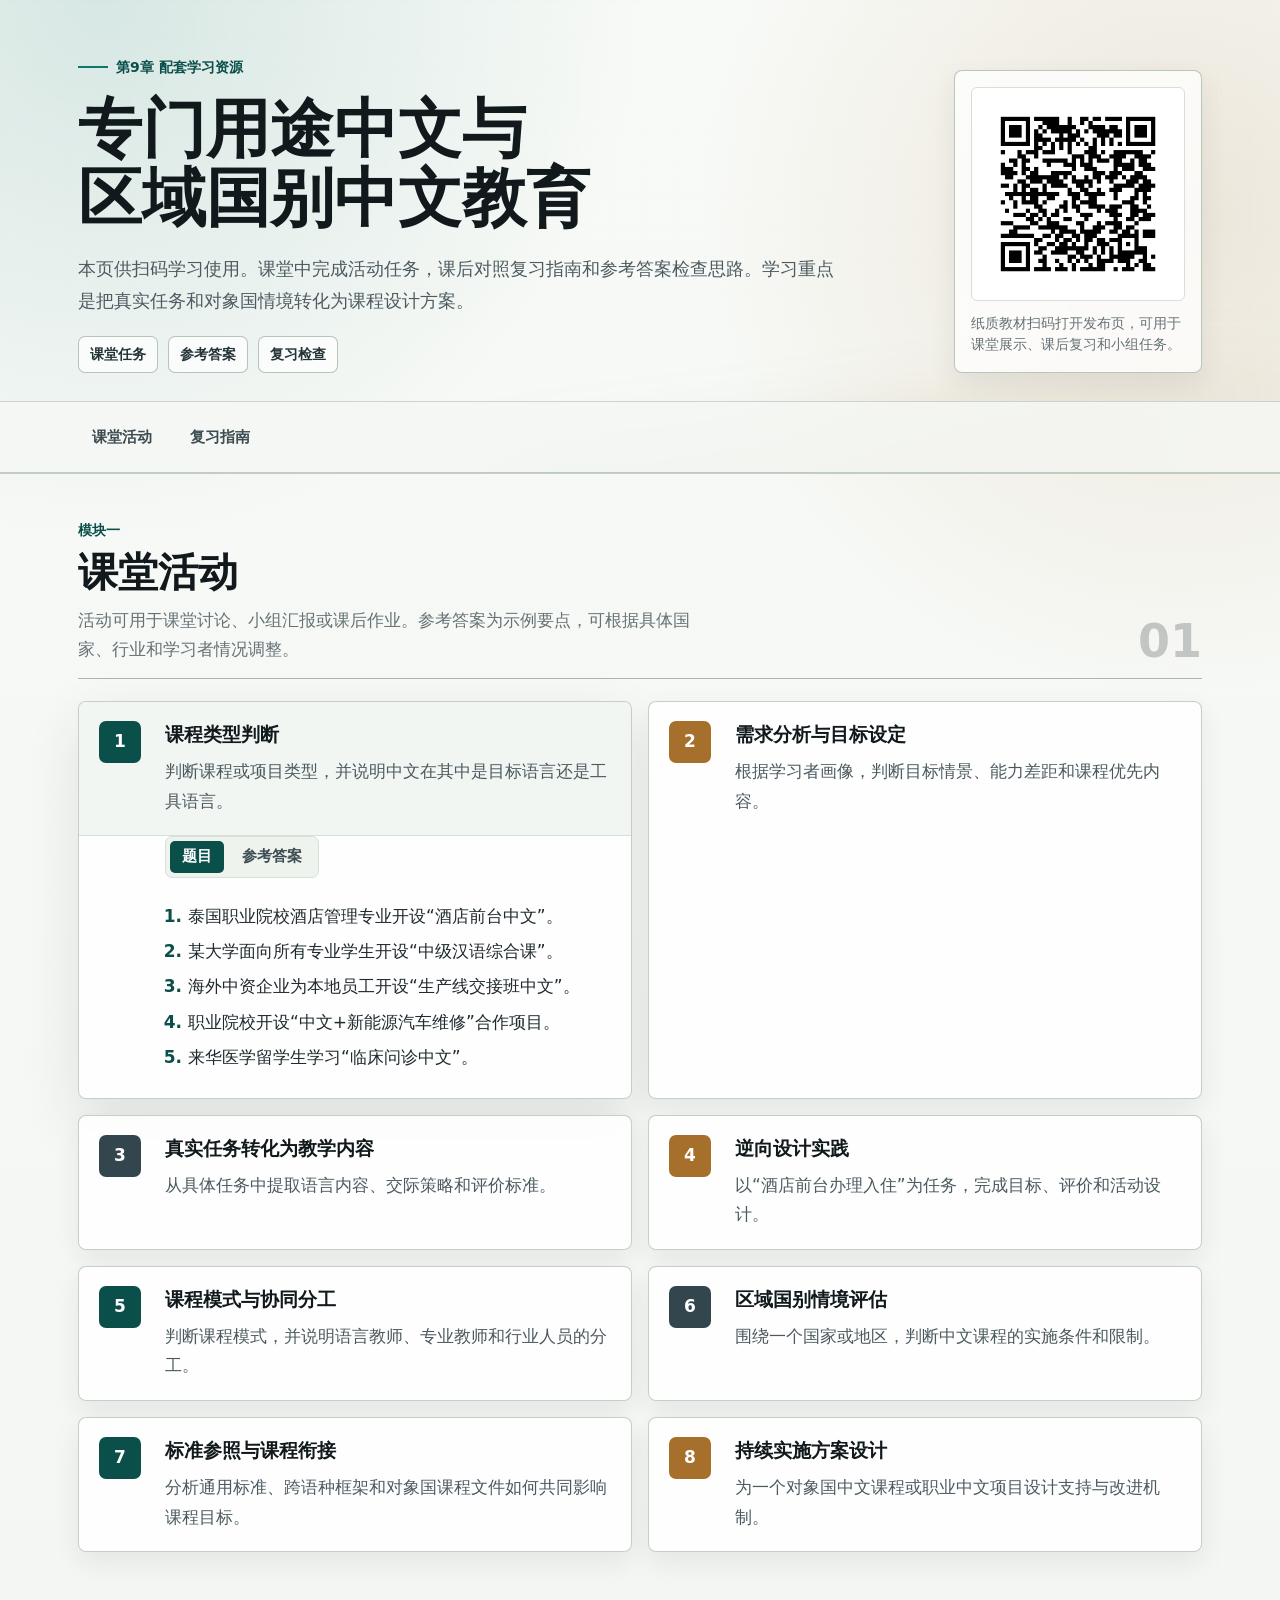
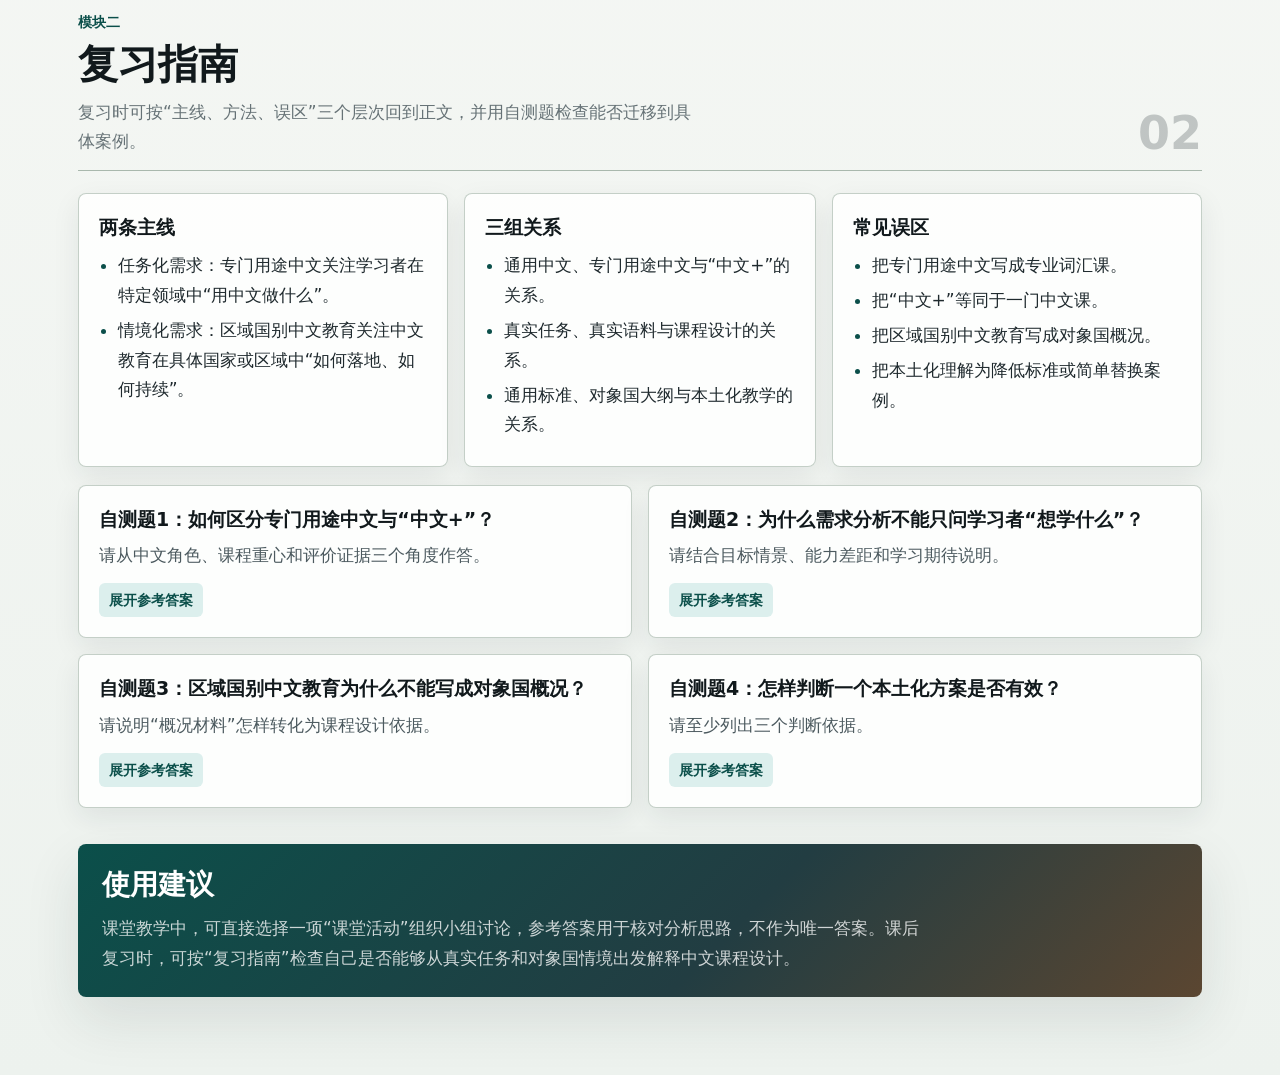
<file: index.html>
<!doctype html>
<html lang="zh-CN">
<head>
<meta charset="utf-8">
<meta name="viewport" content="width=device-width, initial-scale=1">
<meta name="description" content="第9章专门用途中文与区域国别中文教育配套学习资源">
<title>第9章配套学习资源｜专门用途中文与区域国别中文教育</title>
<style>
:root{
  --page:#f5f7f4;
  --paper:#ffffff;
  --paper-soft:#eef3ee;
  --ink:#1f2a2e;
  --ink-strong:#11191c;
  --muted:#667276;
  --line:#d6dfd8;
  --line-strong:#a9b8ad;
  --teal:#0f766e;
  --teal-deep:#0b4f4a;
  --teal-soft:#dcefed;
  --gold:#a66f2b;
  --gold-soft:#f4eadc;
  --rose:#9b4d47;
  --slate:#34464d;
  --shadow:0 22px 55px rgba(31,42,46,.11);
  --shadow-soft:0 10px 28px rgba(31,42,46,.08);
  --max:1180px;
}
*{box-sizing:border-box}
html{scroll-behavior:smooth}
html,
body{
  max-width:100%;
  overflow-x:hidden;
}
body{
  margin:0;
  color:var(--ink);
  background:
    radial-gradient(circle at 8% 0%, rgba(15,118,110,.14), transparent 34rem),
    radial-gradient(circle at 92% 8%, rgba(166,111,43,.14), transparent 30rem),
    linear-gradient(180deg,#f8faf7 0%,var(--page) 52%,#edf2ee 100%);
  font-family:system-ui,-apple-system,BlinkMacSystemFont,"Segoe UI","Noto Sans CJK SC","Microsoft YaHei",sans-serif;
  font-size:17px;
  line-height:1.75;
  letter-spacing:0;
}
p,li,h1,h2,h3{
  overflow-wrap:anywhere;
  word-break:break-word;
}
body::before{
  content:"";
  position:fixed;
  inset:0;
  pointer-events:none;
  opacity:.28;
  background-image:
    linear-gradient(rgba(31,42,46,.035) 1px, transparent 1px),
    linear-gradient(90deg, rgba(31,42,46,.03) 1px, transparent 1px);
  background-size:32px 32px;
  mask-image:linear-gradient(180deg, rgba(0,0,0,.85), transparent 72%);
}
a{color:inherit;text-decoration:none}
.skip-link{
  position:absolute;
  left:18px;
  top:-48px;
  z-index:5;
  padding:9px 13px;
  color:#fff;
  background:var(--teal-deep);
  border-radius:6px;
  transition:top .2s ease;
}
.skip-link:focus{top:14px}
.page-header{
  position:relative;
  overflow:hidden;
  border-bottom:1px solid rgba(169,184,173,.65);
}
.page-header::after{
  content:"";
  position:absolute;
  inset:auto -12% -42% 38%;
  height:260px;
  background:linear-gradient(90deg,rgba(15,118,110,.2),rgba(166,111,43,.16),transparent);
  filter:blur(38px);
  transform:rotate(-8deg);
  pointer-events:none;
}
.header-inner{
  position:relative;
  z-index:1;
  max-width:var(--max);
  margin:0 auto;
  padding:48px 28px 28px;
}
.hero{
  display:grid;
  grid-template-columns:minmax(0,1fr) 260px;
  gap:34px;
  align-items:end;
}
.hero > *{
  min-width:0;
}
.eyebrow{
  display:inline-flex;
  align-items:center;
  gap:8px;
  margin:0 0 16px;
  color:var(--teal-deep);
  font-size:14px;
  font-weight:700;
}
.eyebrow::before{
  content:"";
  width:30px;
  height:2px;
  background:var(--teal);
}
h1{
  max-width:820px;
  margin:0;
  color:var(--ink-strong);
  font-family:"Noto Serif CJK SC","Source Han Serif SC","Songti SC","SimSun",serif;
  font-size:clamp(34px,6vw,64px);
  line-height:1.08;
  font-weight:900;
  text-wrap:balance;
}
.title-line{
  white-space:nowrap;
}
.meta{
  max-width:760px;
  margin:20px 0 0;
  color:#4d5b60;
  font-size:18px;
  line-height:1.75;
}
.hero-strip{
  display:flex;
  flex-wrap:wrap;
  gap:10px;
  margin-top:20px;
}
.tag{
  display:inline-flex;
  align-items:center;
  min-height:34px;
  padding:5px 11px;
  color:#233338;
  background:rgba(255,255,255,.72);
  border:1px solid rgba(169,184,173,.82);
  border-radius:7px;
  font-size:14px;
  font-weight:650;
}
.qr-panel{
  justify-self:end;
  width:100%;
  max-width:248px;
  padding:16px;
  background:rgba(255,255,255,.76);
  border:1px solid rgba(169,184,173,.8);
  border-radius:8px;
  box-shadow:var(--shadow-soft);
  backdrop-filter:blur(14px);
}
.qr-frame{
  display:grid;
  place-items:center;
  aspect-ratio:1;
  padding:12px;
  background:#fff;
  border:1px solid var(--line);
  border-radius:6px;
}
.qr-frame img{
  display:block;
  width:100%;
  height:auto;
}
.qr-panel p{
  margin:12px 0 0;
  color:var(--muted);
  font-size:14px;
  line-height:1.55;
}
nav{
  position:sticky;
  top:0;
  z-index:3;
  border-top:1px solid rgba(169,184,173,.55);
  border-bottom:1px solid rgba(169,184,173,.7);
  background:rgba(245,247,244,.86);
  backdrop-filter:blur(16px);
}
.nav-inner{
  max-width:var(--max);
  margin:0 auto;
  padding:13px 28px;
  display:flex;
  gap:10px;
  overflow-x:auto;
}
nav a{
  white-space:nowrap;
  padding:8px 13px;
  color:#3d4c51;
  border:1px solid transparent;
  border-radius:7px;
  font-size:15px;
  font-weight:650;
  transition:background .2s ease,color .2s ease,border-color .2s ease,transform .2s ease;
}
nav a:hover,
nav a:focus-visible{
  color:var(--teal-deep);
  background:#fff;
  border-color:var(--line);
  outline:none;
  transform:translateY(-1px);
}
main{
  position:relative;
  max-width:var(--max);
  margin:0 auto;
  padding:44px 28px 78px;
}
.section{
  margin-top:58px;
  scroll-margin-top:82px;
}
.section:first-child{margin-top:0}
.section-head{
  display:grid;
  grid-template-columns:minmax(0,1fr) auto;
  gap:24px;
  align-items:end;
  margin-bottom:22px;
  padding-bottom:14px;
  border-bottom:1px solid var(--line-strong);
}
.section-kicker{
  margin:0 0 6px;
  color:var(--teal-deep);
  font-size:14px;
  font-weight:800;
}
h2{
  margin:0;
  color:var(--ink-strong);
  font-family:"Noto Serif CJK SC","Source Han Serif SC","Songti SC","SimSun",serif;
  font-size:clamp(27px,3.6vw,40px);
  line-height:1.2;
  font-weight:850;
  text-wrap:balance;
}
.section-note{
  max-width:620px;
  margin:9px 0 0;
  color:var(--muted);
  line-height:1.72;
}
.section-index{
  color:rgba(31,42,46,.24);
  font-size:46px;
  line-height:1;
  font-weight:850;
  font-variant-numeric:tabular-nums;
}
.grid{
  display:grid;
  gap:16px;
}
.grid.two{grid-template-columns:repeat(2,minmax(0,1fr))}
.grid.three{grid-template-columns:repeat(3,minmax(0,1fr))}
.card,
.term,
.activity,
.review-block{
  background:rgba(255,255,255,.86);
  border:1px solid rgba(169,184,173,.68);
  border-radius:8px;
  box-shadow:var(--shadow-soft);
}
.goal-card{
  padding:20px 20px 18px;
  min-height:164px;
  border-top:4px solid var(--teal);
}
.goal-card:nth-child(2){border-top-color:var(--gold)}
.goal-card:nth-child(3){border-top-color:var(--slate)}
.goal-card:nth-child(4){border-top-color:var(--rose)}
.goal-card h3,
.term h3,
.activity h3,
.review-block h3{
  margin:0;
  color:var(--ink-strong);
  font-size:19px;
  line-height:1.4;
  font-weight:800;
  text-wrap:pretty;
}
.goal-card p,
.term p,
.activity p,
.review-block p{
  margin:9px 0 0;
  color:#4c5a5f;
}
.path-panel{
  display:grid;
  grid-template-columns:1fr 1fr;
  gap:16px;
  margin-top:18px;
}
.path{
  position:relative;
  overflow:hidden;
  padding:22px;
  background:linear-gradient(135deg,rgba(15,118,110,.1),rgba(255,255,255,.92));
  border:1px solid rgba(169,184,173,.72);
  border-radius:8px;
}
.path:nth-child(2){
  background:linear-gradient(135deg,rgba(166,111,43,.12),rgba(255,255,255,.92));
}
.path h3{
  margin:0 0 14px;
  color:var(--ink-strong);
  font-size:21px;
}
.path ol{
  margin:0;
  padding-left:1.2em;
}
.path li{margin:.38em 0}
.terms-grid{
  display:grid;
  grid-template-columns:repeat(4,minmax(0,1fr));
  gap:14px;
}
.term{
  padding:17px 17px 15px;
  min-height:160px;
}
.term .label{
  display:inline-block;
  margin-bottom:10px;
  padding:2px 7px;
  color:var(--teal-deep);
  background:var(--teal-soft);
  border-radius:5px;
  font-size:12px;
  font-weight:800;
}
.activity{
  padding:0;
  overflow:hidden;
}
.activity summary{
  cursor:pointer;
  list-style:none;
  display:grid;
  grid-template-columns:52px minmax(0,1fr);
  gap:14px;
  align-items:start;
  padding:19px 20px;
}
.activity summary::-webkit-details-marker{display:none}
.activity summary:focus-visible{
  outline:3px solid rgba(15,118,110,.24);
  outline-offset:-4px;
}
.activity .num{
  display:grid;
  place-items:center;
  width:42px;
  height:42px;
  color:#fff;
  background:var(--teal-deep);
  border-radius:7px;
  font-weight:850;
  font-variant-numeric:tabular-nums;
}
.activity:nth-of-type(2n) .num{background:var(--gold)}
.activity:nth-of-type(3n) .num{background:var(--slate)}
.activity .content{
  padding:0 20px 20px 86px;
}
.activity-tabs{
  position:relative;
}
.tab-input{
  position:absolute;
  opacity:0;
  pointer-events:none;
}
.tab-controls{
  display:inline-flex;
  gap:6px;
  margin:0 0 14px;
  padding:4px;
  background:#eef3ee;
  border:1px solid var(--line);
  border-radius:7px;
}
.tab-controls label{
  cursor:pointer;
  padding:5px 12px;
  color:#3d4c51;
  border-radius:5px;
  font-size:15px;
  font-weight:750;
  line-height:1.45;
}
.tab-controls label:hover{
  color:var(--teal-deep);
  background:rgba(255,255,255,.72);
}
.tab-panel{
  display:none;
}
.tab-question:checked ~ .tab-controls .tab-label-question,
.tab-answer:checked ~ .tab-controls .tab-label-answer{
  color:#fff;
  background:var(--teal-deep);
}
.tab-question:checked ~ .activity-question,
.tab-answer:checked ~ .activity-answer{
  display:block;
}
.activity-answer .answer{
  margin-top:0;
}
.answer{
  margin-top:16px;
  padding:14px 16px;
  background:#f8fbf8;
  border:1px dashed rgba(169,184,173,.92);
  border-radius:7px;
}
.answer h4{
  margin:0 0 8px;
  color:var(--teal-deep);
  font-size:16px;
  line-height:1.45;
}
.answer p{
  margin:8px 0 0;
  color:#4c5a5f;
}
.answer ol,
.answer ul{
  margin-top:8px;
}
.answer-note{
  color:var(--muted);
  font-size:15px;
}
.activity[open]{
  box-shadow:var(--shadow);
}
.activity[open] summary{
  border-bottom:1px solid var(--line);
  background:rgba(238,243,238,.72);
}
ol,ul{margin:10px 0 0;padding-left:1.35em}
li{margin:.32em 0}
li::marker{color:var(--teal-deep);font-weight:800}
.review-grid{
  display:grid;
  grid-template-columns:1.05fr 1fr 1.05fr;
  gap:16px;
}
.review-block{
  padding:20px;
}
.review-block ul{
  padding-left:1.1em;
}
.self-check{
  padding:0;
  overflow:hidden;
}
.self-check summary{
  cursor:pointer;
  list-style:none;
  padding:20px;
}
.self-check summary::-webkit-details-marker{display:none}
.self-check summary:focus-visible{
  outline:3px solid rgba(15,118,110,.24);
  outline-offset:-4px;
}
.self-check summary h3{
  margin:0;
}
.self-check summary p{
  margin:9px 0 0;
}
.self-check summary::after{
  content:"展开参考答案";
  display:inline-flex;
  margin-top:12px;
  padding:5px 10px;
  color:var(--teal-deep);
  background:var(--teal-soft);
  border-radius:6px;
  font-size:14px;
  font-weight:750;
}
.self-check[open] summary{
  border-bottom:1px solid var(--line);
  background:rgba(238,243,238,.72);
}
.self-check[open] summary::after{
  content:"收起参考答案";
}
.self-check .answer{
  margin:0;
  border-width:0;
  border-top:1px dashed rgba(169,184,173,.92);
  border-radius:0;
}
.closing-panel{
  margin-top:36px;
  padding:24px;
  color:#f8fbf9;
  background:linear-gradient(135deg,var(--teal-deep),#223d42 58%,#5b4631);
  border-radius:8px;
  box-shadow:var(--shadow);
}
.closing-panel h2{
  color:#fff;
  font-size:28px;
}
.closing-panel p{
  max-width:820px;
  margin:12px 0 0;
  color:rgba(255,255,255,.78);
}
@media (max-width: 980px){
  .hero{grid-template-columns:1fr}
  .qr-panel{justify-self:start}
  .grid.three,
  .terms-grid,
  .review-grid{grid-template-columns:repeat(2,minmax(0,1fr))}
  .path-panel{grid-template-columns:1fr}
}
@media (max-width: 700px){
  body{font-size:16px;line-height:1.7}
  .header-inner,
  .nav-inner,
  main{
    width:100%;
    max-width:390px;
    margin-left:0;
    margin-right:0;
  }
  .header-inner{padding:34px 20px 22px}
  .title-line{white-space:normal}
  .meta{font-size:16px}
  .nav-inner{padding:10px 20px}
  main{padding:32px 20px 54px}
  .section{margin-top:44px}
  .section-head{grid-template-columns:1fr}
  .section-index{font-size:34px}
  .grid.two,
  .grid.three,
  .terms-grid,
  .review-grid{grid-template-columns:1fr}
  .goal-card{min-height:auto}
  .activity summary{
    grid-template-columns:44px minmax(0,1fr);
    padding:17px 16px;
  }
  .activity .num{
    width:36px;
    height:36px;
  }
  .activity .content{
    padding:0 16px 18px 16px;
  }
}
@media print{
  body{background:#fff;font-size:11.5pt}
  body::before,
  nav,
  .qr-panel{display:none}
  main,.header-inner{max-width:none;padding:0}
  .page-header{border:0}
  .hero{display:block}
  .section{break-inside:avoid;margin-top:22px}
  .card,.term,.activity,.review-block,.path,.closing-panel{
    box-shadow:none;
    background:#fff;
    border-color:#aaa;
  }
  .activity .content{display:block}
}
</style>
</head>
<body>
<a class="skip-link" href="#main">跳至正文</a>
<header class="page-header">
  <div class="header-inner">
    <div class="hero">
      <div>
        <p class="eyebrow">第9章 配套学习资源</p>
        <h1><span class="title-line">专门用途中文与</span><br><span class="title-line">区域国别中文教育</span></h1>
        <p class="meta">本页供扫码学习使用。课堂中完成活动任务，课后对照复习指南和参考答案检查思路。学习重点是把真实任务和对象国情境转化为课程设计方案。</p>
        <div class="hero-strip" aria-label="本章关键词">
          <span class="tag">课堂任务</span>
          <span class="tag">参考答案</span>
          <span class="tag">复习检查</span>
        </div>
      </div>
      <aside class="qr-panel" aria-label="二维码资源">
        <div class="qr-frame">
          <img src="./chapter9-resource-qr.png" alt="第9章配套学习资源二维码">
        </div>
        <p>纸质教材扫码打开发布页，可用于课堂展示、课后复习和小组任务。</p>
      </aside>
    </div>
  </div>
  <nav aria-label="页面导航">
    <div class="nav-inner">
      <a href="#activities">课堂活动</a>
      <a href="#review">复习指南</a>
    </div>
  </nav>
</header>

<main id="main">
  <section class="section" id="activities" aria-labelledby="activities-title">
    <div class="section-head">
      <div>
        <p class="section-kicker">模块一</p>
        <h2 id="activities-title">课堂活动</h2>
        <p class="section-note">活动可用于课堂讨论、小组汇报或课后作业。参考答案为示例要点，可根据具体国家、行业和学习者情况调整。</p>
      </div>
      <div class="section-index">01</div>
    </div>

    <div class="grid two">
      <details class="activity" open>
        <summary>
          <span class="num">1</span>
          <div>
            <h3>课程类型判断</h3>
            <p>判断课程或项目类型，并说明中文在其中是目标语言还是工具语言。</p>
          </div>
        </summary>
        <div class="content">
          <div class="activity-tabs">
            <input class="tab-input tab-question" type="radio" id="activity-1-question" name="activity-1-view" checked>
            <input class="tab-input tab-answer" type="radio" id="activity-1-answer" name="activity-1-view">
            <div class="tab-controls" aria-label="活动1内容切换">
              <label class="tab-label-question" for="activity-1-question">题目</label>
              <label class="tab-label-answer" for="activity-1-answer">参考答案</label>
            </div>
            <div class="tab-panel activity-question">
              <ol>
                <li>泰国职业院校酒店管理专业开设“酒店前台中文”。</li>
                <li>某大学面向所有专业学生开设“中级汉语综合课”。</li>
                <li>海外中资企业为本地员工开设“生产线交接班中文”。</li>
                <li>职业院校开设“中文+新能源汽车维修”合作项目。</li>
                <li>来华医学留学生学习“临床问诊中文”。</li>
              </ol>
            </div>
            <div class="tab-panel activity-answer">
              <div class="answer">
                <h4>参考答案（示例）</h4>
                <ol>
                  <li>专门用途中文中的行业用途中文，中文主要是目标语言，课程服务酒店接待任务。</li>
                  <li>通用中文教学，中文是目标语言，重点是综合语言能力而非特定岗位任务。</li>
                  <li>专门用途中文中的职业/岗位中文，中文主要是目标语言，围绕生产线交接班这一真实任务组织内容。</li>
                  <li>“中文+”项目，中文多具有工具语言属性，服务新能源汽车维修技能学习和职业教育合作。</li>
                  <li>专门用途中文中的学术/医学用途中文，中文是目标语言，服务医学学习和临床沟通任务。</li>
                </ol>
              </div>
            </div>
          </div>
        </div>
      </details>

      <details class="activity">
        <summary>
          <span class="num">2</span>
          <div>
            <h3>需求分析与目标设定</h3>
            <p>根据学习者画像，判断目标情景、能力差距和课程优先内容。</p>
          </div>
        </summary>
        <div class="content">
          <div class="activity-tabs">
            <input class="tab-input tab-question" type="radio" id="activity-2-question" name="activity-2-view" checked>
            <input class="tab-input tab-answer" type="radio" id="activity-2-answer" name="activity-2-view">
            <div class="tab-controls" aria-label="活动2内容切换">
              <label class="tab-label-question" for="activity-2-question">题目</label>
              <label class="tab-label-answer" for="activity-2-answer">参考答案</label>
            </div>
            <div class="tab-panel activity-question">
              <p>小王，24岁，泰国人，中文水平三级，刚入职一家驻泰中资电商公司。他每天需要用中文与中国同事沟通订单，每周参加一次线上会议并汇报进度，偶尔要翻译产品说明。他最担心汉字书写，但愿意利用碎片时间听中文材料。</p>
              <ol>
                <li>列出课程设计还需要补充了解的信息。</li>
                <li>判断小王当前中文能力与岗位任务之间的主要差距。</li>
                <li>写出一条可观察、可评价的课程目标。</li>
              </ol>
            </div>
            <div class="tab-panel activity-answer">
              <div class="answer">
                <h4>参考答案（示例）</h4>
                <ol>
                  <li>还需了解订单沟通的具体渠道、会议语言比例、常见产品类型、中文同事反馈、岗位文本样本、可用课时和企业考核要求。</li>
                  <li>主要差距可能不在日常会话，而在电商订单术语、线上会议汇报、产品说明理解与转述、正式工作语体和跨文化协作表达。</li>
                  <li>课程目标示例：完成课程后，学习者能够用中文在3分钟内汇报订单进度，说明已完成事项、待处理问题和下一步安排，并能回答同事的2个追问。</li>
                </ol>
              </div>
            </div>
          </div>
        </div>
      </details>

      <details class="activity">
        <summary>
          <span class="num">3</span>
          <div>
            <h3>真实任务转化为教学内容</h3>
            <p>从具体任务中提取语言内容、交际策略和评价标准。</p>
          </div>
        </summary>
        <div class="content">
          <div class="activity-tabs">
            <input class="tab-input tab-question" type="radio" id="activity-3-question" name="activity-3-view" checked>
            <input class="tab-input tab-answer" type="radio" id="activity-3-answer" name="activity-3-view">
            <div class="tab-controls" aria-label="活动3内容切换">
              <label class="tab-label-question" for="activity-3-question">题目</label>
              <label class="tab-label-answer" for="activity-3-answer">参考答案</label>
            </div>
            <div class="tab-panel activity-question">
              <p>任选“酒店入住接待”“商务询盘邮件”或“医学问诊”之一，完成下列分析。</p>
              <ol>
                <li>列出任务流程和交际对象。</li>
                <li>提取核心词语、句式、语篇结构和语用要求。</li>
                <li>设计一项可以证明学习结果的表现性评价。</li>
              </ol>
            </div>
            <div class="tab-panel activity-answer">
              <div class="answer">
                <h4>参考答案（示例：酒店入住接待）</h4>
                <ol>
                  <li>流程：问候客人、确认预订、核对证件、说明房型与费用、告知早餐/退房时间、发放房卡、回应问题。交际对象主要是住客、同行人和酒店同事。</li>
                  <li>核心词语包括预订、房型、押金、早餐、退房、房卡；常用句式包括“请您出示……”“您的房间是……”“如果需要……可以……”；语篇结构通常为问候、核对、说明、确认、结束；语用要求是礼貌、清楚、耐心并能处理简单追问。</li>
                  <li>表现性评价：两人一组完成前台入住角色扮演，评价证据包括信息核对是否准确、服务流程是否完整、表达是否得体、能否回应客人至少两个问题。</li>
                </ol>
              </div>
            </div>
          </div>
        </div>
      </details>

      <details class="activity">
        <summary>
          <span class="num">4</span>
          <div>
            <h3>逆向设计实践</h3>
            <p>以“酒店前台办理入住”为任务，完成目标、评价和活动设计。</p>
          </div>
        </summary>
        <div class="content">
          <div class="activity-tabs">
            <input class="tab-input tab-question" type="radio" id="activity-4-question" name="activity-4-view" checked>
            <input class="tab-input tab-answer" type="radio" id="activity-4-answer" name="activity-4-view">
            <div class="tab-controls" aria-label="活动4内容切换">
              <label class="tab-label-question" for="activity-4-question">题目</label>
              <label class="tab-label-answer" for="activity-4-answer">参考答案</label>
            </div>
            <div class="tab-panel activity-question">
              <ol>
                <li>写出一条以“我能”开头的学习目标。</li>
                <li>设计一项表现性评价任务。</li>
                <li>列出3个课堂活动，并说明每个活动对应的语言内容。</li>
              </ol>
            </div>
            <div class="tab-panel activity-answer">
              <div class="answer">
                <h4>参考答案（示例）</h4>
                <ol>
                  <li>学习目标：我能用中文完成酒店前台入住接待，准确核对预订信息，说明房间、押金、早餐和退房时间，并礼貌回应客人常见问题。</li>
                  <li>表现性评价：学生与同伴进行3分钟入住接待角色扮演，教师用量表评价信息准确性、流程完整性、语言得体性和应答能力。</li>
                  <li>课堂活动可包括：听前台录音并排序，训练流程表达；填写入住登记信息，训练姓名、证件、日期和房型表达；角色扮演处理入住与追问，训练礼貌请求、说明和确认。</li>
                </ol>
              </div>
            </div>
          </div>
        </div>
      </details>

      <details class="activity">
        <summary>
          <span class="num">5</span>
          <div>
            <h3>课程模式与协同分工</h3>
            <p>判断课程模式，并说明语言教师、专业教师和行业人员的分工。</p>
          </div>
        </summary>
        <div class="content">
          <div class="activity-tabs">
            <input class="tab-input tab-question" type="radio" id="activity-5-question" name="activity-5-view" checked>
            <input class="tab-input tab-answer" type="radio" id="activity-5-answer" name="activity-5-view">
            <div class="tab-controls" aria-label="活动5内容切换">
              <label class="tab-label-question" for="activity-5-question">题目</label>
              <label class="tab-label-answer" for="activity-5-answer">参考答案</label>
            </div>
            <div class="tab-panel activity-question">
              <p>某中资手机制造企业在越南的工厂准备开设“生产线中文”培训。</p>
              <ol>
                <li>分别列出语言教师、专业教师和车间主管应提供的信息。</li>
                <li>判断该课程更适合任务型课程、内容依托课程还是短期速成模式。</li>
                <li>设计一项岗位任务，并说明评价证据。</li>
              </ol>
            </div>
            <div class="tab-panel activity-answer">
              <div class="answer">
                <h4>参考答案（示例）</h4>
                <ol>
                  <li>语言教师提供学习者中文水平、语言难点和课堂活动设计；专业教师提供生产流程、设备名称和岗位规范；车间主管提供真实沟通场景、常见指令、安全要求和工作评价标准。</li>
                  <li>若目标是尽快完成岗位沟通，更适合任务型课程或短期速成模式；若还要系统学习生产知识，可加入内容依托课程。企业岗前培训通常以任务型短训为主。</li>
                  <li>岗位任务示例：用中文完成一次交接班说明，包含产量、设备状态、异常情况和注意事项。评价证据包括交接信息是否完整准确、关键术语是否正确、表达是否清楚、能否回应主管追问。</li>
                </ol>
              </div>
            </div>
          </div>
        </div>
      </details>

      <details class="activity">
        <summary>
          <span class="num">6</span>
          <div>
            <h3>区域国别情境评估</h3>
            <p>围绕一个国家或地区，判断中文课程的实施条件和限制。</p>
          </div>
        </summary>
        <div class="content">
          <div class="activity-tabs">
            <input class="tab-input tab-question" type="radio" id="activity-6-question" name="activity-6-view" checked>
            <input class="tab-input tab-answer" type="radio" id="activity-6-answer" name="activity-6-view">
            <div class="tab-controls" aria-label="活动6内容切换">
              <label class="tab-label-question" for="activity-6-question">题目</label>
              <label class="tab-label-answer" for="activity-6-answer">参考答案</label>
            </div>
            <div class="tab-panel activity-question">
              <ol>
                <li>收集政策制度、课程体系、学习者结构、师资资源、语言生态和社会需求等信息。</li>
                <li>判断哪些证据可靠，哪些信息还需要访谈、问卷或课堂观察补充。</li>
                <li>用3句话说明这些证据对课程目标或课堂实施的影响。</li>
              </ol>
            </div>
            <div class="tab-panel activity-answer">
              <div class="answer">
                <h4>参考答案（示例：以泰国职业中文课程为例）</h4>
                <ol>
                  <li>可收集职业院校课程文件、中文课程课时、学生中文水平、教师背景、旅游与中资企业岗位需求、学校合作企业资料等。</li>
                  <li>政策文件、课程大纲和企业岗位说明较可靠；学习者动机、真实中文使用频率、课堂困难和企业对中文能力的具体期待，需要通过访谈、问卷和课堂观察补充。</li>
                  <li>如果课时有限，课程目标应聚焦高频岗位任务而非完整语言体系。若学生基础差异大，课堂活动需要分层任务和模板支持。若本地旅游或产业需求强，评价应加入真实接待、岗位说明或企业情境模拟。</li>
                </ol>
              </div>
            </div>
          </div>
        </div>
      </details>

      <details class="activity">
        <summary>
          <span class="num">7</span>
          <div>
            <h3>标准参照与课程衔接</h3>
            <p>分析通用标准、跨语种框架和对象国课程文件如何共同影响课程目标。</p>
          </div>
        </summary>
        <div class="content">
          <div class="activity-tabs">
            <input class="tab-input tab-question" type="radio" id="activity-7-question" name="activity-7-view" checked>
            <input class="tab-input tab-answer" type="radio" id="activity-7-answer" name="activity-7-view">
            <div class="tab-controls" aria-label="活动7内容切换">
              <label class="tab-label-question" for="activity-7-question">题目</label>
              <label class="tab-label-answer" for="activity-7-answer">参考答案</label>
            </div>
            <div class="tab-panel activity-question">
              <ol>
                <li>说明《国际中文教育中文水平等级标准》能提供哪些参照。</li>
                <li>选择一种课程或考试文件，如IB中文、AP中文、A-level中文或IGCSE中文，分析其评价要求。</li>
                <li>设计一条课程目标，说明它如何体现中文能力发展和对象国课程要求。</li>
              </ol>
            </div>
            <div class="tab-panel activity-answer">
              <div class="answer">
                <h4>参考答案（示例）</h4>
                <ol>
                  <li>《国际中文教育中文水平等级标准》可为音节、汉字、词汇、语法、话题任务和听说读写能力等级提供参照，帮助确定学习起点和目标难度。</li>
                  <li>以AP中文为例，其评价通常重视听说读写综合运用和文化沟通能力，要求学习者能理解材料、表达观点并在交际任务中完成信息交换。</li>
                  <li>课程目标示例：学习者能够阅读一则关于中国节日或校园生活的短文，提取主要信息，并用中文进行1分钟口头比较，说明本地文化与中国文化的一项相同点和一项差异。该目标既体现中文理解与表达能力，也回应课程文件中对文化比较和交际表现的要求。</li>
                </ol>
              </div>
            </div>
          </div>
        </div>
      </details>

      <details class="activity">
        <summary>
          <span class="num">8</span>
          <div>
            <h3>持续实施方案设计</h3>
            <p>为一个对象国中文课程或职业中文项目设计支持与改进机制。</p>
          </div>
        </summary>
        <div class="content">
          <div class="activity-tabs">
            <input class="tab-input tab-question" type="radio" id="activity-8-question" name="activity-8-view" checked>
            <input class="tab-input tab-answer" type="radio" id="activity-8-answer" name="activity-8-view">
            <div class="tab-controls" aria-label="活动8内容切换">
              <label class="tab-label-question" for="activity-8-question">题目</label>
              <label class="tab-label-answer" for="activity-8-answer">参考答案</label>
            </div>
            <div class="tab-panel activity-question">
              <ol>
                <li>列出通用教材中可以直接使用、需要改编和需要补充的内容。</li>
                <li>说明本土教师、中方教师、学校、社区、企业或合作机构的分工。</li>
                <li>设计一条“实施、反馈、修订、再实施”的课程改进路径。</li>
              </ol>
            </div>
            <div class="tab-panel activity-answer">
              <div class="answer">
                <h4>参考答案（示例）</h4>
                <ol>
                  <li>可直接使用基础语音、常用交际句式和通用话题；需要改编人物、场景、货币、地名、课堂任务和评价方式；需要补充对象国案例、行业文本、本地学生常见错误和真实岗位材料。</li>
                  <li>本土教师负责学习者分析和课堂实施，中方教师负责中文语言资源与师资支持，学校负责课时与评价制度，社区或企业提供真实场景、实习任务和反馈。</li>
                  <li>改进路径示例：先试用一个单元并收集学生作品、课堂观察和合作方反馈；再根据任务难度、语言负荷和评价结果修订材料；随后扩大到多个班级继续实施，并建立定期反馈和版本更新机制。</li>
                </ol>
              </div>
            </div>
          </div>
        </div>
      </details>
    </div>
  </section>

  <section class="section" id="review" aria-labelledby="review-title">
    <div class="section-head">
      <div>
        <p class="section-kicker">模块二</p>
        <h2 id="review-title">复习指南</h2>
        <p class="section-note">复习时可按“主线、方法、误区”三个层次回到正文，并用自测题检查能否迁移到具体案例。</p>
      </div>
      <div class="section-index">02</div>
    </div>

    <div class="review-grid">
      <article class="review-block">
        <h3>两条主线</h3>
        <ul>
          <li>任务化需求：专门用途中文关注学习者在特定领域中“用中文做什么”。</li>
          <li>情境化需求：区域国别中文教育关注中文教育在具体国家或区域中“如何落地、如何持续”。</li>
        </ul>
      </article>
      <article class="review-block">
        <h3>三组关系</h3>
        <ul>
          <li>通用中文、专门用途中文与“中文+”的关系。</li>
          <li>真实任务、真实语料与课程设计的关系。</li>
          <li>通用标准、对象国大纲与本土化教学的关系。</li>
        </ul>
      </article>
      <article class="review-block">
        <h3>常见误区</h3>
        <ul>
          <li>把专门用途中文写成专业词汇课。</li>
          <li>把“中文+”等同于一门中文课。</li>
          <li>把区域国别中文教育写成对象国概况。</li>
          <li>把本土化理解为降低标准或简单替换案例。</li>
        </ul>
      </article>
    </div>

    <div class="grid two" style="margin-top:18px" aria-label="复习自测与参考答案">
      <details class="review-block self-check">
        <summary>
          <h3>自测题1：如何区分专门用途中文与“中文+”？</h3>
          <p>请从中文角色、课程重心和评价证据三个角度作答。</p>
        </summary>
        <div class="answer">
          <h4>参考答案</h4>
          <p>专门用途中文通常把中文作为目标语言，课程重心是学习者如何用中文完成特定学术、职业或行业任务，评价证据多为中文交际表现，如汇报、邮件、问诊或接待。“中文+”更强调中文与专业、技能或职业教育的融合，中文常具有工具语言属性，评价既看中文使用，也看专业或职业任务完成情况。</p>
        </div>
      </details>

      <details class="review-block self-check">
        <summary>
          <h3>自测题2：为什么需求分析不能只问学习者“想学什么”？</h3>
          <p>请结合目标情景、能力差距和学习期待说明。</p>
        </summary>
        <div class="answer">
          <h4>参考答案</h4>
          <p>学习期待只能反映学习者主观愿望，课程设计还要分析目标情景中客观需要完成的任务，以及学习者现有能力与目标要求之间的差距。有效的需求分析应同时考察岗位或学术任务、真实语料、学习者水平、教学条件和学习期待，避免把课程变成零散愿望清单。</p>
        </div>
      </details>

      <details class="review-block self-check">
        <summary>
          <h3>自测题3：区域国别中文教育为什么不能写成对象国概况？</h3>
          <p>请说明“概况材料”怎样转化为课程设计依据。</p>
        </summary>
        <div class="answer">
          <h4>参考答案</h4>
          <p>对象国概况只是背景材料，区域国别中文教育更关心这些材料如何影响课程落地。政策制度会影响课程地位和课时，语言生态会影响学习难点和媒介语言，学习者结构会影响目标分层，师资资源会影响教学组织，社会需求会影响任务选择和评价方式。因此，关键是把情境证据转化为课程定位、目标、内容、活动和评价方案。</p>
        </div>
      </details>

      <details class="review-block self-check">
        <summary>
          <h3>自测题4：怎样判断一个本土化方案是否有效？</h3>
          <p>请至少列出三个判断依据。</p>
        </summary>
        <div class="answer">
          <h4>参考答案</h4>
          <p>可以从以下方面判断：课程目标是否回应本地制度和真实需求；教学内容是否包含本地场景、真实语料和学习者常见困难；课堂活动是否能支持学习者完成目标任务；评价方式是否能呈现可观察的中文使用表现；师资、资源和合作机制是否能支持课程持续实施和反馈修订。</p>
        </div>
      </details>
    </div>

    <aside class="closing-panel">
      <h2>使用建议</h2>
      <p>课堂教学中，可直接选择一项“课堂活动”组织小组讨论，参考答案用于核对分析思路，不作为唯一答案。课后复习时，可按“复习指南”检查自己是否能够从真实任务和对象国情境出发解释中文课程设计。</p>
    </aside>
  </section>
</main>
</body>
</html>
</file>
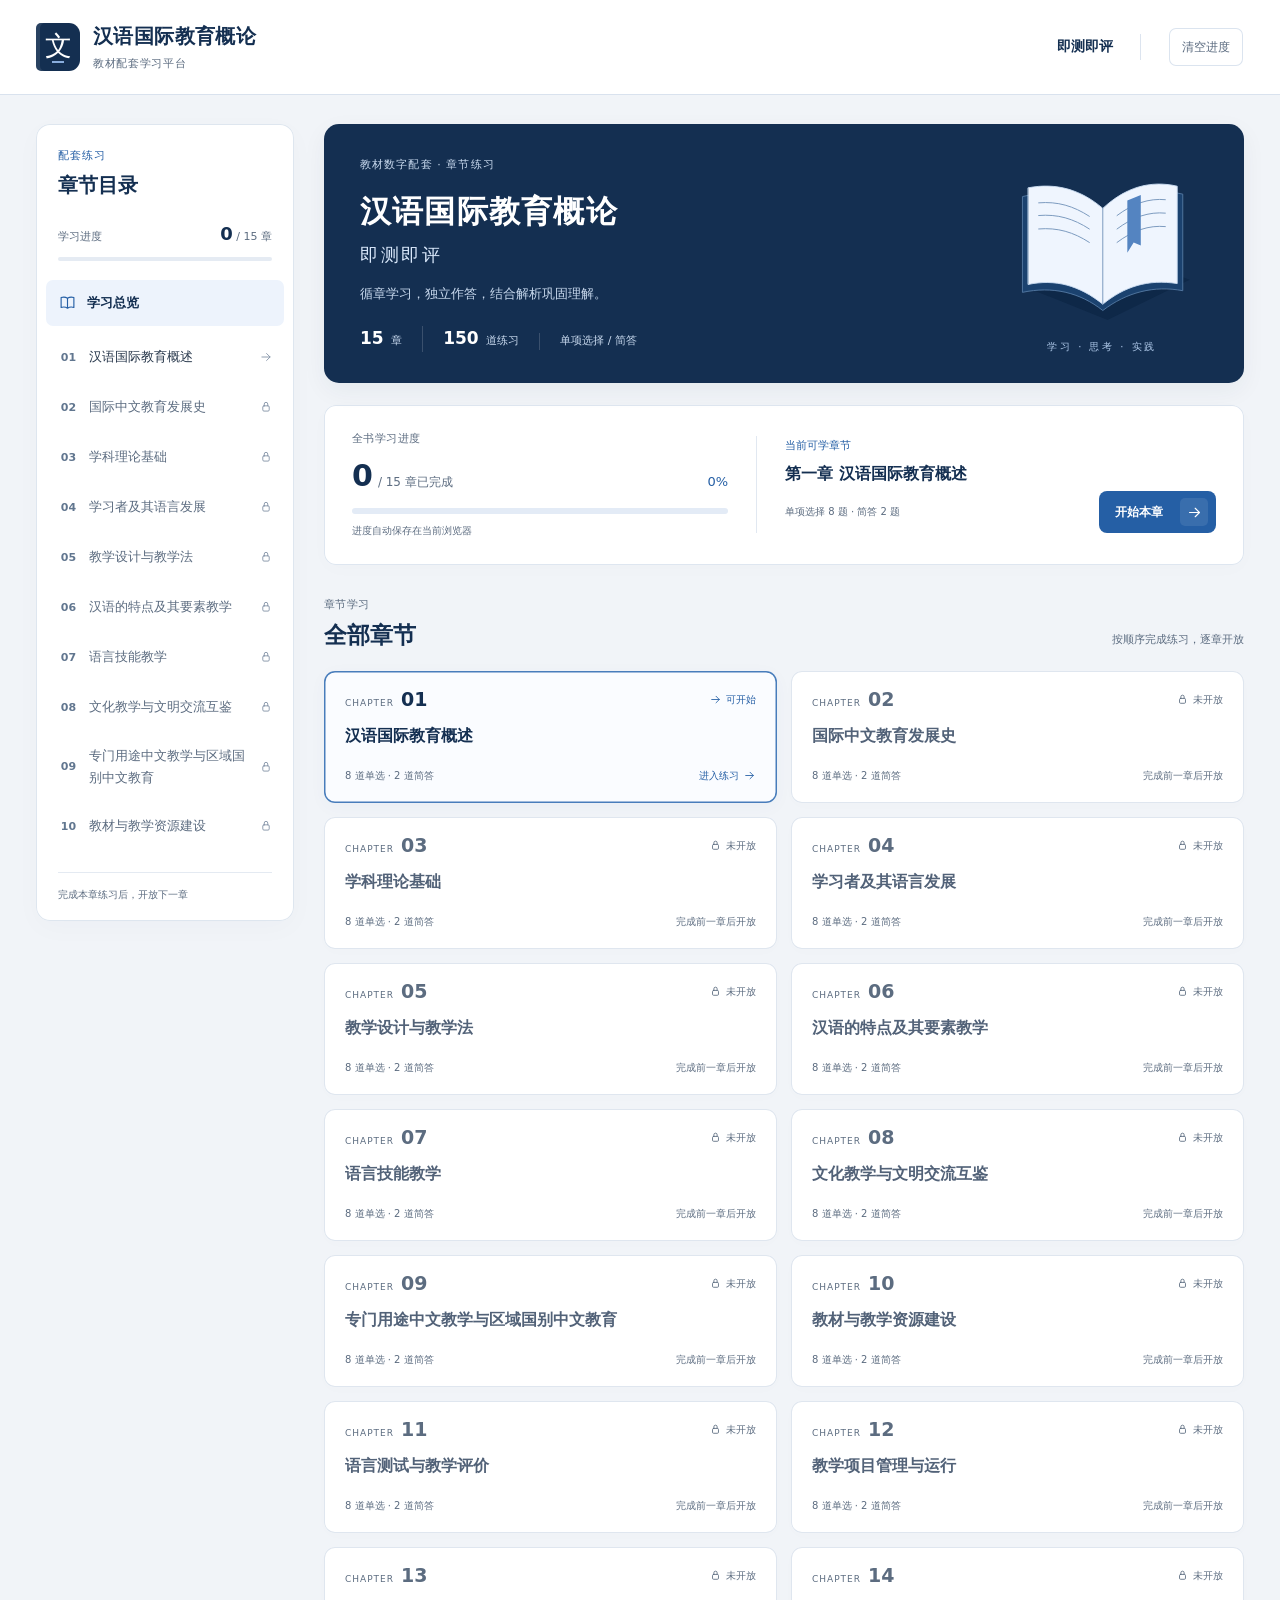
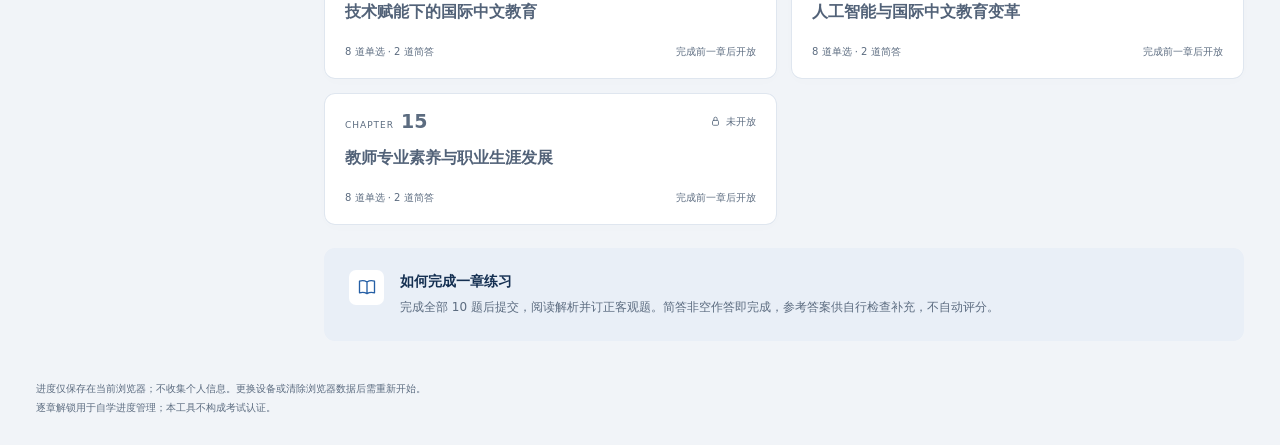
<file: quiz/index.html>
<!doctype html>
<html lang="zh-CN">
<head>
<meta charset="utf-8"><meta name="viewport" content="width=device-width,initial-scale=1">
<meta name="description" content="《汉语国际教育概论》15章即测即评，完成答题、核对与订正，逐章解锁。">
<title>即测即评 · 汉语国际教育概论</title>
<link rel="stylesheet" href="style.css?v=learning-20261030">
<script src="questions.js" defer></script><script src="app.js?v=learning-20261030" defer></script>
</head>
<body>
<a class="skip" href="#main">跳至主要内容</a>
<header class="masthead"><div class="masthead-inner"><a href="#" class="brand"><span class="brand-mark" aria-hidden="true">文</span><span class="brand-copy"><strong>汉语国际教育概论</strong><small>教材配套学习平台</small></span></a><div class="header-tools"><span class="resource-name">即测即评</span><button id="reset" class="quiet">清空进度</button></div></div></header>
<div class="workspace"><aside id="chapter-nav" aria-label="章节导航"></aside><main id="main" tabindex="-1"></main></div>
<footer>进度仅保存在当前浏览器；不收集个人信息。更换设备或清除浏览器数据后需重新开始。<br>逐章解锁用于自学进度管理；本工具不构成考试认证。</footer>
<dialog id="confirm"><form method="dialog"><h2 id="confirm-title">确认操作</h2><p id="confirm-text"></p><div class="actions"><button value="cancel" class="secondary">取消</button><button value="ok">确认</button></div></form></dialog>
<noscript>请启用 JavaScript 以使用答题与进度保存功能。</noscript>
</body></html>
</file>
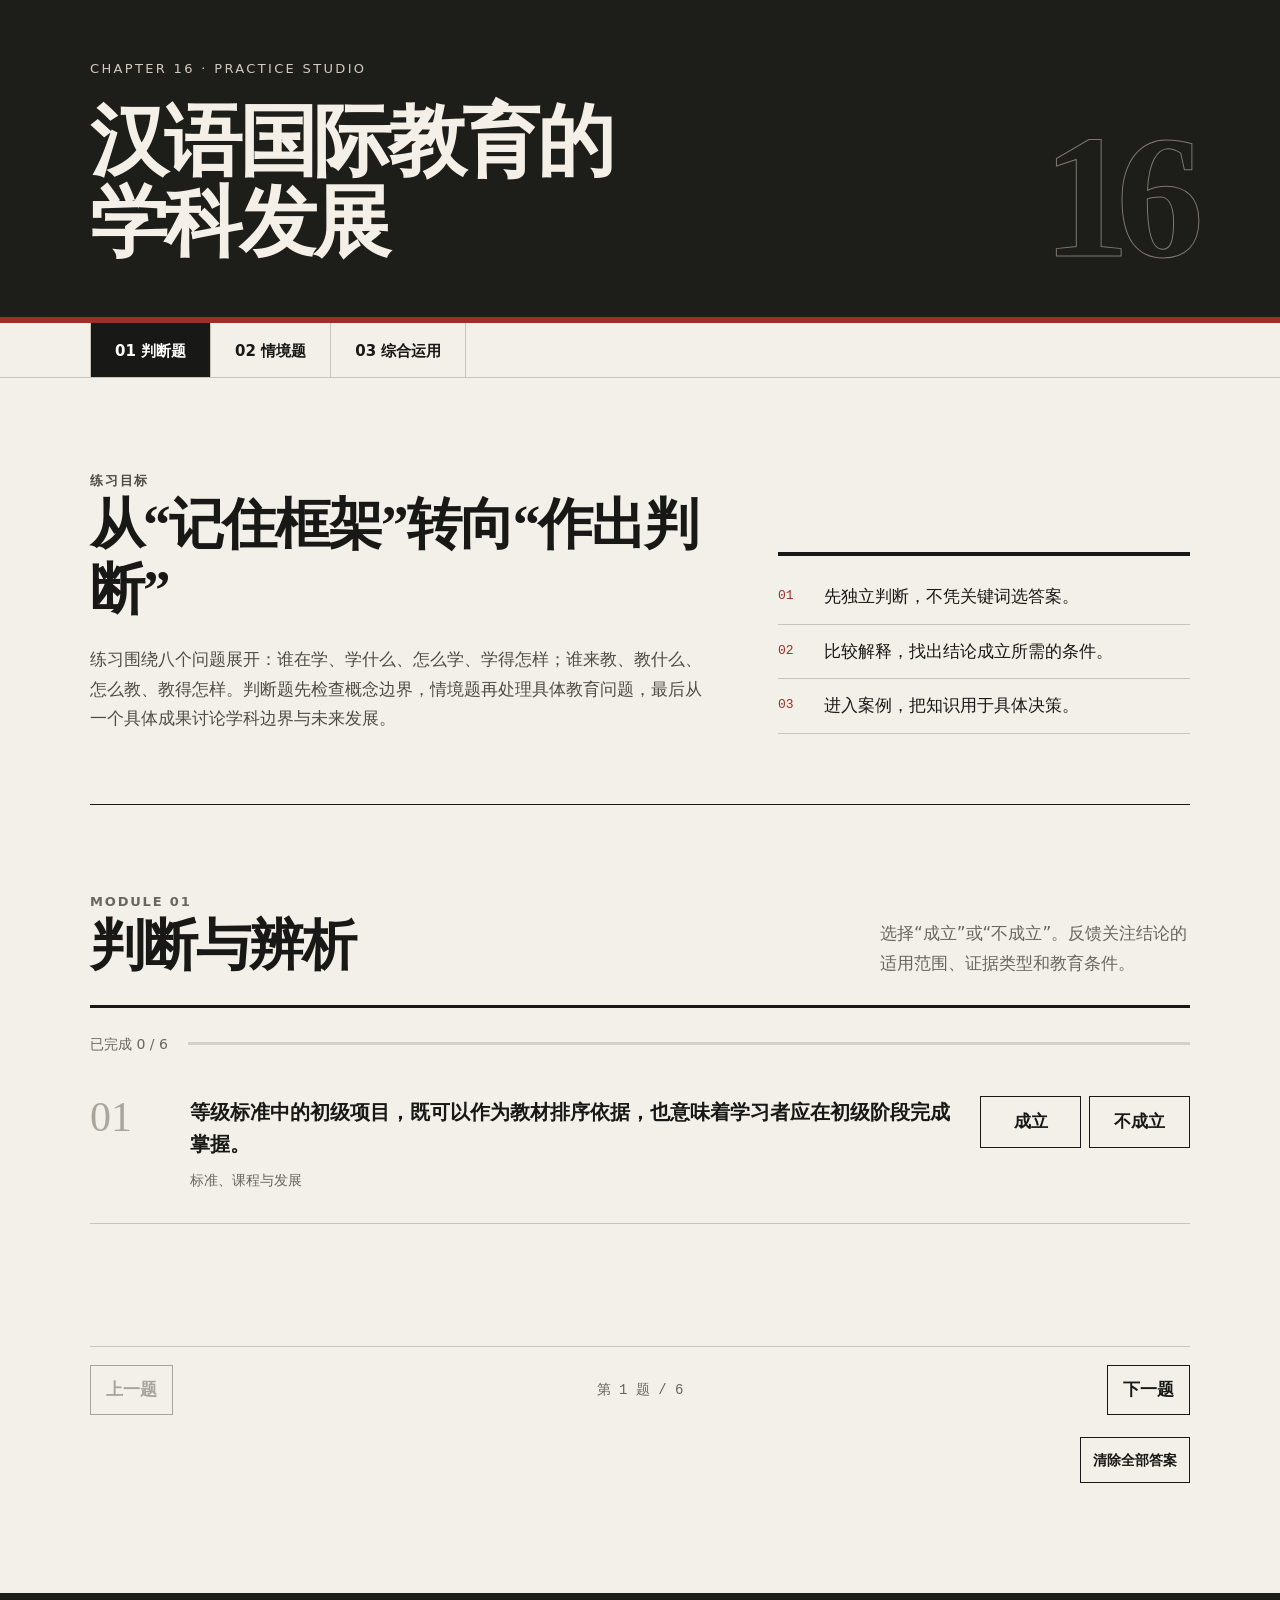
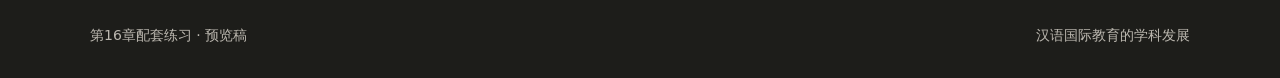
<file: chapter16-practice.html>
<!doctype html>
<html lang="zh-CN">
<head>
<meta charset="utf-8">
<meta name="viewport" content="width=device-width,initial-scale=1">
<meta name="description" content="第16章《汉语国际教育的学科发展》配套练习资源">
<link rel="icon" href="data:image/svg+xml,<svg xmlns='http://www.w3.org/2000/svg' viewBox='0 0 64 64'><rect width='64' height='64' fill='%231d1d1a'/><text x='32' y='44' text-anchor='middle' font-size='36' fill='%23f3f0e9'>16</text></svg>">
<title>第16章练习｜汉语国际教育的学科发展</title>
<style>
:root{
  --paper:#f3f0e9;
  --sheet:#fbfaf6;
  --ink:#181816;
  --muted:#68665f;
  --line:#c9c4b9;
  --soft:#e8e3d8;
  --accent:#9b3027;
  --accent-dark:#73221c;
  --ok:#315b48;
  --dark:#1d1d1a;
  --max:1160px;
}
*{box-sizing:border-box}
html{scroll-behavior:smooth}
body{
  margin:0;
  color:var(--ink);
  background:var(--paper);
  font-family:"Noto Sans CJK SC","Microsoft YaHei",system-ui,sans-serif;
  font-size:17px;
  line-height:1.75;
}
button,textarea{font:inherit}
button{color:inherit}
a{color:inherit;text-decoration:none}
.skip{position:absolute;top:-60px;left:18px;z-index:20;padding:8px 12px;background:#fff;color:#111}
.skip:focus{top:12px}
.masthead{background:var(--dark);color:#f4f0e7;border-bottom:6px solid var(--accent)}
.masthead-inner{max-width:var(--max);margin:auto;padding:58px 30px 54px;display:grid;grid-template-columns:minmax(0,1fr) auto;gap:44px;align-items:end}
.kicker{margin:0 0 20px;font-size:13px;letter-spacing:.18em;text-transform:uppercase;color:#d3cabe}
h1,h2,h3{font-family:"Noto Serif CJK SC","Source Han Serif SC","Songti SC",serif}
h1{max-width:820px;margin:0;font-size:clamp(42px,6.5vw,78px);line-height:1.04;letter-spacing:-.045em;text-wrap:balance}
.lead{max-width:780px;margin:24px 0 0;color:#d2cec5;font-size:18px;line-height:1.8}
.chapter-no{font-family:Georgia,serif;font-size:clamp(92px,14vw,176px);font-weight:700;line-height:.75;color:transparent;-webkit-text-stroke:1px #7e7970;letter-spacing:-.08em;user-select:none}
.topnav{position:sticky;top:0;z-index:10;background:rgba(243,240,233,.96);border-bottom:1px solid var(--line);backdrop-filter:blur(10px)}
.nav-inner{max-width:var(--max);margin:auto;padding:0 30px;display:flex;gap:0;overflow-x:auto}
.nav-inner a{flex:none;padding:15px 24px 13px;border-left:1px solid var(--line);font-size:15px;font-weight:700}
.nav-inner a:last-child{border-right:1px solid var(--line)}
.nav-inner a:hover,.nav-inner a:focus-visible,.nav-inner a.active{background:var(--ink);color:#fff;outline:none}
main{max-width:var(--max);margin:auto;padding:70px 30px 110px}
.orientation{display:grid;grid-template-columns:1.2fr .8fr;gap:70px;padding-bottom:70px;border-bottom:1px solid var(--ink)}
.section-label{margin:0 0 14px;color:var(--accent);font-size:13px;font-weight:800;letter-spacing:.14em;text-transform:uppercase}
.orientation h2,.section-head h2{margin:0;font-size:clamp(32px,4.6vw,55px);line-height:1.18;letter-spacing:-.035em}
.orientation p{margin:22px 0 0;max-width:710px;color:#4e4c46}
.howto{border-top:4px solid var(--ink);padding-top:14px;align-self:end}
.howto ol{list-style:none;margin:0;padding:0;counter-reset:steps}
.howto li{counter-increment:steps;display:grid;grid-template-columns:34px 1fr;gap:12px;padding:12px 0;border-bottom:1px solid var(--line)}
.howto li::before{content:counter(steps,decimal-leading-zero);font-family:ui-monospace,monospace;font-size:13px;color:var(--accent);padding-top:3px}
.module{padding-top:86px;scroll-margin-top:60px}
.module[hidden]{display:none}
.section-head{display:grid;grid-template-columns:minmax(0,1fr) 310px;gap:52px;align-items:end;padding-bottom:26px;border-bottom:3px solid var(--ink)}
.section-head p{margin:0;color:var(--muted)}
.progress-line{display:flex;align-items:center;justify-content:space-between;gap:20px;margin:24px 0 8px;font-size:14px;color:var(--muted)}
.progress-track{height:3px;background:#d6d1c7;flex:1}
.progress-fill{height:100%;width:0;background:var(--accent);transition:width .3s ease}
.judgement-list{margin-top:10px;min-height:260px}
.judgement[hidden]{display:none}
.judgement{
  display:grid;
  grid-template-columns:74px minmax(0,1fr) 210px;
  gap:26px;
  align-items:start;
  padding:30px 0;
  border-bottom:1px solid var(--line);
}
.qno{font-family:Georgia,serif;font-size:42px;line-height:1;color:#aaa49a}
.qtext{margin:0;font-size:20px;font-weight:650;line-height:1.6;text-wrap:pretty}
.qhint{margin:8px 0 0;color:var(--muted);font-size:14px}
.choice{display:grid;grid-template-columns:1fr 1fr;gap:8px}
.choice button,.case-toggle button,.reset-btn{
  border:1px solid var(--ink);background:transparent;padding:10px 12px;cursor:pointer;font-weight:700;
  transition:background .18s,color .18s,transform .12s;
}
.choice button:hover,.choice button:focus-visible,.case-toggle button:hover,.case-toggle button:focus-visible,.reset-btn:hover,.reset-btn:focus-visible{background:var(--ink);color:#fff;outline:2px solid transparent}
.choice button:active,.case-toggle button:active{transform:translateY(1px)}
.choice button.selected{background:var(--ink);color:#fff}
.choice button.correct{background:var(--ok);border-color:var(--ok);color:#fff}
.choice button.wrong{background:var(--accent);border-color:var(--accent);color:#fff}
.feedback{display:none;grid-column:2 / 4;margin-top:-10px;padding:18px 22px;border-left:4px solid var(--accent);background:var(--sheet);color:#383731}
.feedback.show{display:block;animation:reveal .24s ease both}
.feedback strong{color:var(--accent-dark)}
@keyframes reveal{from{opacity:0;transform:translateY(-4px)}to{opacity:1;transform:none}}
.judgement-actions{display:flex;justify-content:flex-end;margin-top:22px}
.reset-btn{font-size:14px}
.question-nav{display:flex;align-items:center;justify-content:space-between;gap:12px;margin-top:20px;padding-top:18px;border-top:1px solid var(--line)}
.question-nav span{font-family:ui-monospace,monospace;color:var(--muted);font-size:14px}
.question-nav button,.case-picker button{border:1px solid var(--ink);background:transparent;padding:9px 15px;font-weight:700;cursor:pointer}
.question-nav button:hover,.question-nav button:focus-visible,.case-picker button:hover,.case-picker button:focus-visible,.case-picker button.active{background:var(--ink);color:#fff;outline:none}
.question-nav button:disabled{opacity:.35;cursor:default;background:transparent;color:var(--ink)}
.case-list{margin-top:26px}
.case-picker{display:flex;flex-wrap:wrap;gap:8px;margin-top:26px}
.case-picker button{min-width:48px}
.case{
  display:grid;
  grid-template-columns:230px minmax(0,1fr);
  gap:48px;
  padding:52px 0 58px;
  border-bottom:1px solid var(--ink);
}
.case[hidden]{display:none}
.case-index{position:sticky;top:86px;align-self:start}
.case-code{font-family:ui-monospace,monospace;color:var(--accent);font-size:13px;letter-spacing:.14em}
.case-index h3{margin:11px 0 10px;font-size:28px;line-height:1.25}
.case-meta{margin:0;color:var(--muted);font-size:14px}
.scenario{padding:24px 28px;background:var(--dark);color:#f0ece3}
.scenario p{margin:0}
.data-table{width:100%;margin-top:18px;border-collapse:collapse;font-size:15px;color:#f0ece3}
.data-table th,.data-table td{padding:9px 10px;border:1px solid #58574f;text-align:center}
.data-table th{font-weight:600;color:#cfc9be}
.case-toggle{display:flex;margin-top:18px;border-bottom:1px solid var(--ink)}
.case-toggle button{border-bottom:0;min-width:132px}
.case-toggle button[aria-selected="true"]{background:var(--ink);color:#fff}
.case-panel{padding:26px 4px 4px}
.case-panel[hidden]{display:none}
.case-panel h4{margin:0 0 14px;font-size:16px;letter-spacing:.08em}
.case-panel ol,.case-panel ul{margin:0;padding-left:1.35em}
.case-panel li+li{margin-top:9px}
.analysis-grid{display:grid;grid-template-columns:1fr 1fr;gap:20px;margin-top:18px}
.analysis-grid>div{padding:17px 18px;background:var(--sheet);border-top:3px solid var(--accent)}
.analysis-grid h5{margin:0 0 7px;font-size:15px}
.analysis-grid p{margin:0;color:#46443f;font-size:15px}
.capstone{margin-top:30px;display:grid;grid-template-columns:1fr 1fr;border:1px solid var(--ink)}
.capstone-brief{margin-top:30px;padding:26px 30px;background:var(--dark);color:#f0ece3}
.capstone-brief h3{margin:0 0 10px;font-size:24px}
.capstone-brief p{margin:0;color:#d5d0c7}
.capstone-brief ul{margin:14px 0 0;padding-left:1.2em;columns:2;column-gap:44px}
.capstone-brief li{break-inside:avoid;margin:5px 0}
.capstone>div{padding:32px}
.capstone>div+div{border-left:1px solid var(--ink)}
.capstone h3{margin:0 0 14px;font-size:25px}
.capstone p{margin:0 0 16px;color:#4f4d47}
.worksheet{width:100%;min-height:230px;resize:vertical;border:1px solid var(--line);background:#fffdf8;padding:15px;line-height:1.7}
.worksheet:focus{outline:2px solid var(--accent);outline-offset:2px}
.rubric{list-style:none;margin:0;padding:0}
.rubric li{display:grid;grid-template-columns:26px 1fr;gap:10px;padding:11px 0;border-bottom:1px solid var(--line)}
.rubric input{margin-top:7px;accent-color:var(--accent)}
.review{margin-top:32px;padding:28px 30px;border-left:6px solid var(--accent);background:var(--sheet)}
.review h3{margin:0 0 8px;font-size:22px}
.review p{margin:0;color:#4e4c46}
footer{background:var(--dark);color:#bcb8b0}
.footer-inner{max-width:var(--max);margin:auto;padding:30px;display:flex;justify-content:space-between;gap:30px;font-size:14px}
@media(max-width:800px){
  body{font-size:16px}
  .masthead-inner{grid-template-columns:1fr;padding:42px 22px 38px}
  .chapter-no{display:none}
  main{padding:48px 20px 80px}
  .nav-inner{padding:0 20px}
  .nav-inner a{padding:13px 15px}
  .orientation,.section-head{grid-template-columns:1fr;gap:28px}
  .judgement{grid-template-columns:48px 1fr;gap:16px;padding:26px 0}
  .choice{grid-column:2;max-width:240px}
  .feedback{grid-column:2;margin-top:0}
  .qno{font-size:32px}
  .qtext{font-size:18px}
  .case{grid-template-columns:1fr;gap:18px;padding:42px 0}
  .case-index{position:static}
  .analysis-grid,.capstone{grid-template-columns:1fr}
  .capstone-brief ul{columns:1}
  .capstone>div+div{border-left:0;border-top:1px solid var(--ink)}
  .footer-inner{display:block}
}
@media(prefers-reduced-motion:reduce){*{scroll-behavior:auto!important;animation:none!important;transition:none!important}}
</style>
</head>
<body>
<a class="skip" href="#main">跳到主要内容</a>
<header class="masthead">
  <div class="masthead-inner">
    <div>
      <p class="kicker">Chapter 16 · practice studio</p>
      <h1>汉语国际教育的<br>学科发展</h1>
    </div>
    <div class="chapter-no" aria-hidden="true">16</div>
  </div>
</header>
<nav class="topnav" aria-label="页面导航">
  <div class="nav-inner">
    <a class="active" href="#judge" data-module="judge" aria-current="page">01 判断题</a>
    <a href="#workshop" data-module="workshop">02 情境题</a>
    <a href="#capstone" data-module="capstone">03 综合运用</a>
  </div>
</nav>
<main id="main">
  <section class="orientation" aria-labelledby="orientation-title">
    <div>
      <p class="section-label">练习目标</p>
      <h2 id="orientation-title">从“记住框架”转向“作出判断”</h2>
      <p>练习围绕八个问题展开：谁在学、学什么、怎么学、学得怎样；谁来教、教什么、怎么教、教得怎样。判断题先检查概念边界，情境题再处理具体教育问题，最后从一个具体成果讨论学科边界与未来发展。</p>
    </div>
    <aside class="howto" aria-label="使用方法">
      <ol>
        <li>先独立判断，不凭关键词选答案。</li>
        <li>比较解释，找出结论成立所需的条件。</li>
        <li>进入案例，把知识用于具体决策。</li>
      </ol>
    </aside>
  </section>

  <section class="module" id="judge" aria-labelledby="judge-title">
    <header class="section-head">
      <div>
        <p class="section-label">Module 01</p>
        <h2 id="judge-title">判断与辨析</h2>
      </div>
      <p>选择“成立”或“不成立”。反馈关注结论的适用范围、证据类型和教育条件。</p>
    </header>
    <div class="progress-line" aria-live="polite">
      <span id="progressText">已完成 0 / 6</span>
      <div class="progress-track" aria-hidden="true"><div class="progress-fill" id="progressFill"></div></div>
    </div>
    <div class="judgement-list" id="judgementList"></div>
    <div class="question-nav" aria-label="题目切换">
      <button id="prevQuestion" type="button">上一题</button>
      <span id="questionCursor">第 1 题 / 14</span>
      <button id="nextQuestion" type="button">下一题</button>
    </div>
    <div class="judgement-actions"><button class="reset-btn" id="resetJudge" type="button">清除全部答案</button></div>
  </section>

  <section class="module" id="workshop" aria-labelledby="workshop-title" hidden>
    <header class="section-head">
      <div>
        <p class="section-label">Module 02</p>
        <h2 id="workshop-title">情境工作坊</h2>
      </div>
      <p>三个案例分别处理课程进入学校、智能评价和学习衔接。先完成任务，再展开参考分析。</p>
    </header>
    <div class="case-picker" id="casePicker" aria-label="案例选择"></div>
    <div class="case-list" id="caseList"></div>
  </section>

  <section class="module" id="capstone" aria-labelledby="capstone-title" hidden>
    <header class="section-head">
      <div>
        <p class="section-label">Module 03</p>
      <h2 id="capstone-title">综合运用</h2>
      </div>
      <p>从正文提到的具体成果出发，说明它解决了什么问题、边界在哪里，以及未来还需要什么证据。</p>
    </header>
    <div class="capstone-brief">
      <h3>开放任务：从一个成果看学科边界与未来</h3>
      <p>任选正文提到的一项具体成果，完成一份专业判断说明。可选择水平标准、学习者语料库、教材评价标准、教师专业能力标准、数字平台、语音查询系统或其他具体成果。</p>
      <ul>
        <li>它回应了什么实际教育问题</li>
        <li>它主要作用于八个问题中的哪一项</li>
        <li>它依靠了哪些中文教育材料或实践</li>
        <li>它形成了什么可复用的专业知识或工具</li>
        <li>它能说明什么，不能说明什么</li>
        <li>未来需要补充什么证据、制度或研究</li>
      </ul>
    </div>
    <div class="capstone">
      <div>
        <h3>提交内容</h3>
        <p>用600—800字完成六项分析。可先在下方记录要点。</p>
        <textarea class="worksheet" aria-label="综合运用草稿" placeholder="1. 成果回应的实际问题：&#10;2. 它影响八个问题中的哪一项，怎样影响其他问题？&#10;3. 中文材料、学习者、课堂、教材、考试或项目证据：&#10;4. 可复用的知识、工具或制度安排：&#10;5. 适用边界：能说明什么，不能说明什么？&#10;6. 面向未来还需要的证据、制度或研究："></textarea>
      </div>
      <div>
        <h3>提交前自检</h3>
        <ul class="rubric">
          <li><input type="checkbox" id="r1"><label for="r1">指出了成果回应的具体中文教育问题。</label></li>
          <li><input type="checkbox" id="r2"><label for="r2">明确说明它对应的八要素位置及其影响范围。</label></li>
          <li><input type="checkbox" id="r3"><label for="r3">给出了中文材料、教育实践或制度来源。</label></li>
          <li><input type="checkbox" id="r4"><label for="r4">区分了成果能够支持的判断和超出范围的判断。</label></li>
          <li><input type="checkbox" id="r5"><label for="r5">提出了具体的未来证据、制度或研究需求。</label></li>
          <li><input type="checkbox" id="r6"><label for="r6">全文围绕一个成果展开，分析线索前后一致。</label></li>
        </ul>
      </div>
    </div>
    <div class="review">
      <h3>复习时抓住一条主线</h3>
      <p>专业知识的价值体现在判断中：面对具体对象和情境，能够选择可靠证据、组织教育条件、预判可能后果，并根据实践反馈修正原有认识。</p>
    </div>
  </section>
</main>
<footer><div class="footer-inner"><span>第16章配套练习 · 预览稿</span><span>汉语国际教育的学科发展</span></div></footer>
<script>
const judgements = [
  {
    text:'汉语课程只要确定一种基本教学单位，就能据此组织全部语言内容。',
    answer:false,
    note:'教学内容',
    explain:'不成立。语素、词、短语、句子、话轮、语篇和任务承担不同功能。课程需要根据学习目标决定以何种单位组织某一层面的内容，并建立单位之间的联系。'
  },
  {
    text:'口语和书面语是彼此分离的两套系统，一项表达形式可以固定归入其中一类。',
    answer:false,
    note:'语体选择',
    explain:'不成立。口语与书面语之间存在连续分布，表达选择还受到媒介、交际关系、正式程度和语篇任务影响。教学需要说明形式适合什么情境，而不是只贴“口语”或“书面语”标签。'
  },
  {
    text:'研究已经证明，英语母语者总是先习得“了₁”，再习得“了₂”。',
    answer:false,
    note:'发展顺序',
    explain:'不成立。“总是”把有条件的研究结果写成了普遍规律。不同研究使用的掌握标准、任务、输入条件和样本并不相同，个体轨迹也可能交叉。判断习得顺序需要纵向材料，并同时考察必用、误用和回避。'
  },
  {
    text:'两个学习者出现同一种表层偏误，背后的知识状态和产生原因可能不同。',
    answer:true,
    note:'证据解释',
    explain:'成立。相同形式可能来自母语迁移、规则过度概括、加工压力、任务策略或暂时失误。一次产出只能提供线索，通常还需结合多次任务、判断实验、访谈或加工数据。'
  },
  {
    text:'同一母语、相同课时和相同教材足以保证学习者形成相同的发展轨迹。',
    answer:false,
    note:'个体差异',
    explain:'不成立。既有语言经验、年龄、动机、接触量、策略、认知特点和使用机会都会改变发展过程。群体规律可以提供参照，个体判断仍需个体证据。'
  },
  {
    text:'只要教师讲解足够清楚，就可以让学习者越过当前尚未具备加工条件的发展阶段。',
    answer:false,
    note:'可教性',
    explain:'不成立。教学可以提高注意、增加输入和练习机会，却受到学习者当前加工能力和发展准备度的约束。更合理的做法是判断可教范围，并设计可完成而略有挑战的支架。'
  },
  {
    text:'学习者很少使用某一结构且没有出现偏误，可以直接判定其已经掌握。',
    answer:false,
    note:'回避现象',
    explain:'不成立。低偏误率也可能来自回避。需要观察该结构在必用语境中的出现率、准确度、复杂任务中的稳定性以及理解和判断表现。'
  },
  {
    text:'学习者语料库适合呈现不同任务中的语言产出，却不能单独证明实时加工机制。',
    answer:true,
    note:'证据类型',
    explain:'成立。语料库有助于发现频率、共现和偏误模式；反应时间、眼动、在线判断等方法更接近加工过程。不同证据回答不同问题，需要相互印证。'
  },
  {
    text:'任务型、内容依托和沉浸式教学可以脱离学习者、目标和制度条件，排出普遍适用的优劣顺序。',
    answer:false,
    note:'课程模式',
    explain:'不成立。教学模式组织目标、内容、活动和评价的方式不同。选择要看年龄、语言水平、内容目标、课时、师资、当地课程制度和可用资源，效果判断也要与预定目标相对应。'
  },
  {
    text:'共同的能力标准可以提供参照，具体课程仍需根据当地学制、学习用途和课时条件转化目标。',
    answer:true,
    note:'标准使用',
    explain:'成立。共同标准支持沟通和衔接，课程设计还要完成情境化转化：确定本项目的对象、目标、内容范围、进度、评价和资格用途。'
  },
  {
    text:'能够准确讲解汉语知识，是教师专业能力的全部内容。',
    answer:false,
    note:'教师能力',
    explain:'不成立。教师还要理解学习者、转化教学内容、设计任务与评价、判断课堂证据、使用资源和技术，并在具体制度与文化情境中承担专业责任。'
  },
  {
    text:'智能系统可以参与反馈和初步判断，教师与机构仍需审核结果并决定如何使用。',
    answer:true,
    note:'技术责任',
    explain:'成立。系统输出的可靠性会受数据、口音、任务和模型限制影响。人工复核、结果解释、申诉渠道、数据保护和使用边界属于教育实施的一部分。'
  },
  {
    text:'一门在线中文课开放注册并覆盖很多国家，已经足以证明教育公平。',
    answer:false,
    note:'教育公平',
    explain:'不成立。覆盖范围只说明形式入口。还需考察费用、网络、无障碍条件、支持质量、参与机会、学习成效以及不同群体能否把成果用于后续发展。'
  },
  {
    text:'一项研究只要使用中文材料，就自然属于汉语国际教育研究。',
    answer:false,
    note:'学科边界',
    explain:'不成立。关键在于研究是否解释中文学习、教学、使用、传承或教育组织中的问题，能否形成可以返回教育实践或学科知识的判断。中文也可能只是其他学科用于检验一般理论的材料。'
  }
];

const cases = [
  {
    code:'CASE 01 · 学习证据',
    title:'两名学习者的“了”',
    meta:'发展顺序 · 个体轨迹 · 证据边界',
    scenario:`<p>一项小型跟踪研究记录了两名英语母语学习者在叙事任务中的表现。表中的百分比是“必用语境中正确使用率”。</p>
      <table class="data-table"><thead><tr><th>学习者</th><th>第2个月 了₁</th><th>第2个月 了₂</th><th>第6个月 了₁</th><th>第6个月 了₂</th></tr></thead><tbody><tr><td>A</td><td>62%</td><td>28%</td><td>79%</td><td>68%</td></tr><tr><td>B</td><td>48%</td><td>55%</td><td>72%</td><td>76%</td></tr></tbody></table>`,
    tasks:['这组数据支持“英语母语者先习得了₁”吗？写出能够成立和不能成立的结论。','若要讨论发展顺序，还需要补充哪些样本、任务和测量证据？','教师能否据此决定先教了₁、后教了₂？说明你的课程判断。'],
    analysis:`<p>数据只显示A在早期任务中的了₁正确率较高，B的轨迹相反；两人后期差距也不同。样本量、任务类型、必用语境数量和“掌握”标准都限制了推论。</p><div class="analysis-grid"><div><h5>需要补证</h5><p>扩大样本与母语背景，增加多轮纵向任务，同时观察理解、必用、误用、回避和复杂任务中的稳定性。</p></div><div><h5>教学含义</h5><p>现有数据可以提示教师诊断个体困难，尚不足以推出固定教学顺序。顺序还要结合功能负担、输入安排与课程目标。</p></div></div>`
  },
  {
    code:'CASE 02 · 教学设计',
    title:'一个班，两种起点',
    meta:'汉字课程 · 差异化支持 · 共同目标',
    scenario:`<p>某周末学校开设36学时初级汉字课。20名十二岁学习者中，一半能用家庭方言和普通话交流，但识字较少；另一半从未学过中文。学校要求同班教学，并希望学期末完成一次共同展示。</p>`,
    tasks:['共同目标应设在哪里？哪些目标可以分层？','如何选择字、词、部件和文本，并组织36学时的学习序列？','如何分组、提供不同支架并设计共同展示与个别评价？'],
    analysis:`<p>方案需要同时承认口语经验、识字起点和学习速度的差异。共同目标可聚焦字形意识、基本书写与用汉字完成有意义任务；词汇量、阅读长度和书写复杂度可以分层。</p><div class="analysis-grid"><div><h5>内容组织</h5><p>从高频且能进入儿童生活任务的字词出发，把部件、结构、形音义联系放入词句和短文本，避免把单字量作为唯一主线。</p></div><div><h5>参与设计</h5><p>采用灵活分组：传承语学习者的口语可成为合作资源，零起点学习者也可在图像、数字工具和多语说明支持下承担真实任务。共同展示使用分层标准。</p></div></div>`
  },
  {
    code:'CASE 03 · 课程落地',
    title:'中文怎样进入当地中学',
    meta:'课程衔接 · 师资条件 · 评价用途',
    scenario:`<p>一所中学计划把中文设为三年选修课，每周两课时。校方希望参照国际中文能力标准；当地毕业评价重视项目作品和口头展示。现有教师两人，教材来自其他国家，学生课外接触中文的机会有限。</p>`,
    tasks:['先收集哪些信息，才能把能力标准转化为三年课程？','教材可以保留什么、改写什么、补充什么？','课程、教师发展、评价和校内制度如何衔接，才能持续运行？'],
    analysis:`<p>能力标准提供共同尺度，课程落地还要完成“本地课程化”：核对学时、年龄、升学与资格用途、学生语言背景、教师能力和真实使用场景。</p><div class="analysis-grid"><div><h5>课程与评价</h5><p>把三年目标分解为学期任务，用当地熟悉的项目作品和口头展示承载中文能力，同时保留必要的语言准确度与理解证据。</p></div><div><h5>运行条件</h5><p>建立教材改编机制、教师协作备课、校内学分认定、资源预算和年度评价。试点结果应返回目标、内容与评价的下一轮修订。</p></div></div>`
  },
  {
    code:'CASE 04 · 智能评价',
    title:'口语系统总把她判错',
    meta:'识别偏差 · 数据使用 · 人工复核',
    scenario:`<p>一款口语练习系统对多数学生反馈稳定，却经常把三名学生的声调判错。教师发现三人带有相似地区口音。平台只显示总分，不提供错误片段，也没有复核和申诉入口。学校准备把系统成绩计入期末成绩。</p>`,
    tasks:['现有信息可以得出哪些判断？还要收集什么数据？','系统在修复前可以承担哪些功能，哪些结果暂缓使用？','教师、学校和平台分别需要采取什么行动？'],
    analysis:`<p>首先比较人工评分、系统评分和原始录音，检查偏差是否集中于特定音节、任务和群体，并核查训练数据与评分阈值。总分无法支持诊断，也无法说明错误来源。</p><div class="analysis-grid"><div><h5>使用边界</h5><p>系统可继续提供低风险练习提示；在可靠性和群体差异得到检验前，其分数不宜直接承担高风险资格判断。</p></div><div><h5>责任安排</h5><p>教师复核并解释反馈，学校决定成绩用途并提供申诉，平台保存可审查记录、报告模型限制并修正识别偏差，同时保护录音数据。</p></div></div>`
  },
  {
    code:'CASE 05 · 学程衔接',
    title:'证书之后，中断两年',
    meta:'能力保持 · 先前学习 · 工作场景',
    scenario:`<p>一名成人学习者两年前通过中级水平考试，此后很少使用中文。现在需要在三个月后接待中国客户。在线分级测试显示阅读保持较好，听说速度明显下降；他每周只能学习四小时，工作中可以接触真实邮件和会议材料。</p>`,
    tasks:['如何判断其当前能力，而不是只依据旧证书或一次分级成绩？','三个月课程应怎样利用先前学习和真实工作材料？','课程结束时怎样考察“实际受益”？'],
    analysis:`<p>先用多任务诊断区分保留能力、暂时提取困难和新的工作需求。课程可以压缩已掌握内容，把有限时间集中到会议理解、即时回应、礼貌协商和专业词语，并用真实材料建立工作—课堂往返。</p><div class="analysis-grid"><div><h5>学习路径</h5><p>设置短周期目标、密集听说练习、工作场景模拟和间隔复习，允许已有阅读能力为听说恢复提供支架。</p></div><div><h5>受益证据</h5><p>除结课测验外，记录真实会议任务、能力保持、继续学习计划和工作中的实际使用，判断课程是否支持后续发展。</p></div></div>`
  },
  {
    code:'CASE 06 · 社区协作',
    title:'把社区记忆做成中文展览',
    meta:'多语资源 · 文明互鉴 · 参与伦理',
    scenario:`<p>大学中文班准备与当地华人社区共同制作数字展览。学生采访不同代际居民，用中文、当地语言和家庭方言记录迁移、职业与节庆记忆。社区担心材料被简化成“文化符号”，部分受访者也不愿公开真实姓名和家庭影像。</p>`,
    tasks:['项目的语言学习目标和文化学习目标如何结合？','学生、教师和社区成员分别参与哪些决定？','如何处理多语呈现、事实核查、知情同意和资料保存？'],
    analysis:`<p>项目可以把采访、转写、翻译、编辑和公开讲解转化为连续语言任务，同时把文化理解建立在具体人物、历史条件和多种声音之上。</p><div class="analysis-grid"><div><h5>共同解释</h5><p>由社区成员参与选题、材料解释和发布审核；多语并置帮助学生比较表达资源，也让中文进入真实的地方经验。</p></div><div><h5>伦理程序</h5><p>逐项确认录音、影像、姓名和公开范围，允许撤回或匿名；区分事实、个人记忆与编辑说明，并为数字材料设置访问和保存期限。</p></div></div>`
  }
];

const judgeList=document.getElementById('judgementList');
let answered=new Set();
let currentQuestion=0;

function renderJudgements(){
  judgeList.innerHTML=judgements.map((q,i)=>`
    <article class="judgement" data-index="${i}" ${i===currentQuestion?'':'hidden'}>
      <div class="qno">${String(i+1).padStart(2,'0')}</div>
      <div><p class="qtext">${q.text}</p><p class="qhint">${q.note}</p></div>
      <div class="choice" aria-label="请选择判断">
        <button type="button" data-value="true">成立</button>
        <button type="button" data-value="false">不成立</button>
      </div>
      <div class="feedback" role="status"><strong>${q.answer?'成立。':'不成立。'}</strong> ${q.explain.replace(/^(成立。|不成立。)/,'')}</div>
    </article>`).join('');
  updateProgress();
  showQuestion(currentQuestion);
}

judgeList.addEventListener('click',e=>{
  const btn=e.target.closest('button[data-value]');
  if(!btn)return;
  const item=btn.closest('.judgement');
  const index=Number(item.dataset.index);
  const selected=btn.dataset.value==='true';
  item.querySelectorAll('.choice button').forEach(b=>b.classList.remove('selected','correct','wrong'));
  btn.classList.add('selected',selected===judgements[index].answer?'correct':'wrong');
  item.querySelector('.feedback').classList.add('show');
  answered.add(index);
  updateProgress();
});

function updateProgress(){
  document.getElementById('progressText').textContent=`已完成 ${answered.size} / ${judgements.length}`;
  document.getElementById('progressFill').style.width=`${answered.size/judgements.length*100}%`;
}

function showQuestion(index){
  currentQuestion=Math.max(0,Math.min(index,judgements.length-1));
  judgeList.querySelectorAll('.judgement').forEach((item,i)=>item.hidden=i!==currentQuestion);
  document.getElementById('questionCursor').textContent=`第 ${currentQuestion+1} 题 / ${judgements.length}`;
  document.getElementById('prevQuestion').disabled=currentQuestion===0;
  document.getElementById('nextQuestion').disabled=currentQuestion===judgements.length-1;
}

document.getElementById('prevQuestion').addEventListener('click',()=>showQuestion(currentQuestion-1));
document.getElementById('nextQuestion').addEventListener('click',()=>showQuestion(currentQuestion+1));
document.getElementById('resetJudge').addEventListener('click',()=>{answered=new Set();currentQuestion=0;renderJudgements();});

/* 练习内容：按新版正文收束为六道判断题、三个情境和一个开放综合题。 */
judgements.splice(0,judgements.length,...[
  {text:'等级标准中的初级项目，既可以作为教材排序依据，也意味着学习者应在初级阶段完成掌握。',answer:false,note:'标准、课程与发展',explain:'不成立。等级标准提供共同参照，教材排序还要结合学习者、用途、课时和内容关系；标准分级也不能直接等同于个体习得阶段。'},
  {text:'学习者能够在单句判断中识别某个语法形式，就可以说明该形式已经进入稳定交际能力。',answer:false,note:'知识与使用',explain:'不成立。理解、受控产出和真实交往中的使用可能处于不同状态，还需观察句群、篇章和任务中的稳定表现。'},
  {text:'同一考试前后分数提高，结合课程目标、课堂过程和任务表现，可以支持课程成效判断。',answer:true,note:'学习评价',explain:'成立。分数提高提供了部分结果证据，课程目标、实施过程和真实任务表现共同决定结论的解释范围。'},
  {text:'教师证书、学历和教龄能够共同代表教师在不同中文课程中的实际教学能力。',answer:false,note:'教师能力',explain:'不成立。证书、学历和教龄只能说明部分经历，教学转化、课堂判断和情境适应仍需设计、实施、反馈与反思证据。'},
  {text:'教材增加自然语料后，课程内容就一定更适合学习者。',answer:false,note:'教材内容',explain:'不成立。自然度还要同可理解性、学习负担、语体适切性、学习目标和学习者条件结合判断。'},
  {text:'数字平台的自动评分与教师评分一致，就可以直接用于分班和资格认定。',answer:false,note:'评价与责任',explain:'不成立。高影响使用还要检验构念覆盖、群体公平、任务效度、人工复核、申诉机制和数据责任。'}
]);

cases.splice(0,cases.length,...[
  {
    code:'CASE 01 · 课程进入',title:'中文怎样进入当地中学',meta:'课程衔接 · 师资条件 · 评价用途',
    scenario:`<p>一所当地中学准备开设中文。学校有两种方案：进入正式课程，每周两课时，由本土教师负责，目标与当地考试衔接；或作为社区项目，每周一课时，由外派教师和社区教师合作，重点服务日常交往和文化活动。学校只能先试行一种方案。</p>`,
    tasks:['根据学习者、学习用途、教师条件、课程制度和社会使用需求，选择一种方案。','说明方案运行所需的三项最低条件。','试行一年后，用什么证据决定继续、调整或更换方案？'],
    analysis:`<p>选择应回到课程用途、学习者、教师与制度条件的组合关系。正式课程更便于形成学分与考试衔接，社区项目更便于连接真实交往；两种安排都需要明确目标、资源和评价用途。</p><div class="analysis-grid"><div><h5>最低条件</h5><p>明确学习对象与成果、稳定师资与教材资源、学校或社区认可的运行和评价安排。</p></div><div><h5>试点证据</h5><p>同时记录学习表现、课堂实施、教师支持、参与稳定性和制度反馈，再决定课程是否扩大。</p></div></div>`
  },
  {
    code:'CASE 02 · 智能评价',title:'口语系统总把她判错',meta:'构念覆盖 · 人工复核 · 教育责任',
    scenario:`<p>一款口语练习系统对多数学生反馈稳定，却经常把三名学生的声调判错。教师发现三人带有相似地区口音。平台只显示总分，不提供错误片段，也没有复核和申诉入口。学校准备把系统成绩计入期末成绩。</p>`,
    tasks:['现有信息能够支持哪些判断？还要收集什么数据？','系统在修复前可以承担哪些功能，哪些结果暂缓使用？','教师、学校和平台分别需要采取什么行动？'],
    analysis:`<p>应比较人工评分、系统评分和原始录音，检查偏差是否集中于特定音节、任务和群体，并核查训练数据与评分阈值。</p><div class="analysis-grid"><div><h5>使用边界</h5><p>系统可提供低风险练习提示；在可靠性和群体差异得到检验前，不宜直接承担分班或资格判断。</p></div><div><h5>责任安排</h5><p>教师负责复核与解释，学校负责成绩用途和申诉，平台负责记录、透明说明、偏差修正与数据保护。</p></div></div>`
  },
  {
    code:'CASE 03 · 学程衔接',title:'证书之后，中断两年',meta:'能力保持 · 先前学习 · 工作场景',
    scenario:`<p>一名成人学习者两年前通过中级水平考试，此后很少使用中文。现在需要在三个月后接待中国客户。在线分级测试显示阅读保持较好，听说速度明显下降；他每周只能学习四小时，工作中可以接触真实邮件和会议材料。</p>`,
    tasks:['如何判断其当前能力，而不只依据旧证书或一次分级成绩？','三个月课程怎样利用先前学习和真实工作材料？','课程结束时怎样考察实际使用、能力保持和任务迁移？'],
    analysis:`<p>先用多任务诊断区分保留能力、暂时提取困难和新的工作需求。有限课时应集中到会议理解、即时回应、礼貌协商和专业词语，并用真实材料建立工作与课堂之间的联系。</p><div class="analysis-grid"><div><h5>学习路径</h5><p>设置短周期目标、听说练习、工作场景模拟和间隔复习，让已有阅读能力为听说恢复提供支架。</p></div><div><h5>结果证据</h5><p>除结课测验外，记录真实会议任务、延时表现和工作中的实际使用，判断课程是否支持后续发展。</p></div></div>`
  }
]);

const caseList=document.getElementById('caseList');
caseList.innerHTML=cases.map((c,i)=>`
  <article class="case" ${i===0?'':'hidden'} data-case="${i}">
    <div class="case-index"><div class="case-code">${c.code}</div><h3>${c.title}</h3><p class="case-meta">${c.meta}</p></div>
    <div>
      <div class="scenario">${c.scenario}</div>
      <div class="case-toggle" role="tablist" aria-label="案例内容切换">
        <button type="button" role="tab" aria-selected="true" data-target="task-${i}">任务</button>
        <button type="button" role="tab" aria-selected="false" data-target="analysis-${i}">参考分析</button>
      </div>
      <section class="case-panel" id="task-${i}" role="tabpanel"><h4>请先独立完成</h4><ol>${c.tasks.map(t=>`<li>${t}</li>`).join('')}</ol></section>
      <section class="case-panel" id="analysis-${i}" role="tabpanel" hidden><h4>一种可供比较的分析路径</h4>${c.analysis}</section>
    </div>
  </article>`).join('');

const casePicker=document.getElementById('casePicker');
casePicker.innerHTML=cases.map((c,i)=>`<button type="button" class="${i===0?'active':''}" data-case-pick="${i}" aria-pressed="${i===0?'true':'false'}">${String(i+1).padStart(2,'0')} ${c.title}</button>`).join('');

casePicker.addEventListener('click',e=>{
  const btn=e.target.closest('[data-case-pick]');
  if(!btn)return;
  const index=Number(btn.dataset.casePick);
  casePicker.querySelectorAll('button').forEach((b,i)=>{b.classList.toggle('active',i===index);b.setAttribute('aria-pressed',i===index?'true':'false');});
  caseList.querySelectorAll('.case').forEach((item,i)=>item.hidden=i!==index);
});

caseList.addEventListener('click',e=>{
  const btn=e.target.closest('[role="tab"]');
  if(!btn)return;
  const caseEl=btn.closest('.case');
  caseEl.querySelectorAll('[role="tab"]').forEach(b=>b.setAttribute('aria-selected','false'));
  caseEl.querySelectorAll('[role="tabpanel"]').forEach(p=>p.hidden=true);
  btn.setAttribute('aria-selected','true');
  document.getElementById(btn.dataset.target).hidden=false;
});

const moduleLinks=[...document.querySelectorAll('[data-module]')];
const modules=[...document.querySelectorAll('.module')];
function showModule(id,moveFocus=true){
  modules.forEach(section=>section.hidden=section.id!==id);
  moduleLinks.forEach(link=>{
    const active=link.dataset.module===id;
    link.classList.toggle('active',active);
    if(active)link.setAttribute('aria-current','page');else link.removeAttribute('aria-current');
  });
  history.replaceState(null,'',`#${id}`);
  if(moveFocus)document.getElementById(id).scrollIntoView({block:'start'});
}

moduleLinks.forEach(link=>link.addEventListener('click',e=>{e.preventDefault();showModule(link.dataset.module);}));

renderJudgements();
showModule('judge',false);
</script>
</body>
</html>
</file>
<file: quiz/style.css>
:root{--navy:#142f51;--blue:#255fa5;--blue-hover:#1b4d89;--ink:#26364a;--muted:#5c6c80;--line:#dce4ef;--canvas:#f1f4f8;--tint:#edf3fc;--white:#fff;--red:#a83340;--focus:#3d79bf;--radius:14px;--curve:cubic-bezier(.22,.68,0,1)}*{box-sizing:border-box}html{scroll-behavior:smooth;scroll-padding-top:28px}body{margin:0;background:var(--canvas);color:var(--ink);font-family:"PingFang SC","Microsoft YaHei",system-ui,-apple-system,sans-serif;font-size:16px;line-height:1.85}button,input,textarea{font:inherit}a{color:inherit}button,a,input,textarea{touch-action:manipulation}svg{width:20px;height:20px;fill:none;stroke:currentColor;stroke-width:1.6;stroke-linecap:round;stroke-linejoin:round;flex:none}button,.primary-link{background:var(--blue);border:1px solid transparent;color:white;cursor:pointer;padding:11px 23px;border-radius:8px;min-height:48px;font-weight:600;font-size:14px;transition:background .22s var(--curve),transform .22s var(--curve),box-shadow .22s var(--curve)}button:hover,.primary-link:hover{background:var(--blue-hover);box-shadow:0 5px 14px #1f55901a}button:active,.primary-link:active{transform:translateY(1px)}button:disabled{opacity:.55;cursor:default}button.secondary{background:#f0f4f9;color:var(--navy);border-color:#dce5ef}button.quiet{background:white;color:var(--muted);font-size:12px;font-weight:500;padding:8px 13px;min-height:39px;box-shadow:inset 0 0 0 1px #dbe4ef;white-space:nowrap}a:focus-visible,button:focus-visible,input:focus-visible,textarea:focus-visible,summary:focus-visible{outline:3px solid var(--focus);outline-offset:3px}main:focus{outline:none}.skip{position:absolute;top:-80px}.skip:focus{top:8px;left:20px;z-index:5;background:white;padding:10px 20px}.sr-only{position:absolute;width:1px;height:1px;padding:0;margin:-1px;overflow:hidden;clip:rect(0,0,0,0);white-space:nowrap;border:0}.masthead{background:white;box-shadow:0 1px 0 #d9e2ee}.masthead-inner{max-width:1456px;min-height:94px;padding:20px 36px;margin:auto;display:flex;align-items:center;justify-content:space-between;gap:24px}.brand{display:flex;align-items:center;gap:13px;text-decoration:none}.brand-mark{width:44px;height:48px;display:flex;align-items:center;justify-content:center;background:var(--navy);color:white;border-radius:5px 11px 11px 5px;font-family:"Noto Serif CJK SC","Songti SC",SimSun,serif;font-size:27px;font-weight:400;position:relative;box-shadow:inset 4px 0 0 #ffffff17}.brand-mark:after{content:"";position:absolute;width:12px;height:2px;background:#89addd;bottom:8px;left:16px}.brand-copy strong{display:block;font-size:20px;line-height:1.45;letter-spacing:.02em;color:var(--navy)}.brand-copy small{display:block;font-size:11px;font-weight:400;letter-spacing:.06em;line-height:1.5;color:var(--muted);margin-top:5px}.header-tools{display:flex;gap:27px;align-items:center}.resource-name{font-size:14px;color:var(--navy);font-weight:600;padding-right:27px;border-right:1px solid var(--line)}.workspace{max-width:1456px;margin:auto;padding:30px 36px 38px;display:grid;grid-template-columns:258px minmax(0,1fr);gap:30px;align-items:start}#chapter-nav{position:sticky;top:25px;min-width:0}.desktop-nav{background:white;border-radius:var(--radius);box-shadow:0 7px 28px #18385906,inset 0 0 0 1px #dee6ef;padding:22px 0 17px}.nav-heading{padding:0 22px 19px}.nav-eyebrow{color:var(--blue);font-size:11px;letter-spacing:.08em;margin:0 0 4px}.nav-heading h2{font-size:20px;margin:0 0 17px;font-weight:650;color:var(--navy);line-height:1.5}.nav-progress-label{display:flex;align-items:baseline;justify-content:space-between;font-size:11px;color:var(--muted)}.nav-progress-label b{font-size:18px;color:var(--navy);font-weight:600;font-variant-numeric:tabular-nums}.nav-progress-label small{font-size:11px;color:var(--muted);font-weight:400}.nav-progress-track{height:4px;background:#e5ebf3;border-radius:3px;overflow:hidden;margin-top:6px}.nav-progress-track span{display:block;height:100%;background:var(--blue);transform-origin:left}.desktop-nav nav{padding:0 10px;max-height:calc(100dvh - 325px);min-height:290px;overflow-y:auto;scrollbar-width:thin;scrollbar-color:#b9c9dd transparent}.desktop-nav nav::-webkit-scrollbar{width:5px}.desktop-nav nav::-webkit-scrollbar-thumb{background:#b9c9dd;border-radius:5px}.nav-overview{display:flex;align-items:center;gap:11px;text-decoration:none;padding:11px 13px;border-radius:7px;font-size:13px;font-weight:600;color:var(--navy);margin-bottom:8px}.nav-overview svg{width:17px;height:17px;color:var(--blue)}.nav-overview.active{background:var(--tint)}.nav-overview:hover,.nav-chapter:hover{background:#f4f7fc}.nav-chapter{display:grid;grid-template-columns:25px minmax(0,1fr) 15px;gap:8px;align-items:center;text-decoration:none;padding:11px 10px;border-radius:7px;margin:3px 0;line-height:1.7;font-size:13px;transition:background .2s var(--curve)}.nav-number{height:25px;display:flex;justify-content:center;align-items:center;font-size:11px;line-height:1;font-weight:600;color:#61768f;font-variant-numeric:tabular-nums}.nav-title{font-weight:500}.nav-state{color:#8191a5;line-height:0}.nav-state svg{width:14px;height:14px;stroke-width:1.5}.nav-chapter.active{background:#eaf1fb;color:var(--navy)}.nav-chapter.active .nav-number{background:var(--blue);color:white;border-radius:5px}.nav-chapter.active .nav-state{color:var(--blue)}.nav-locked .nav-title{color:var(--muted)}.nav-note{font-size:10px;line-height:1.8;color:var(--muted);margin:17px 22px 0;padding-top:13px;border-top:1px solid #e4eaf2}.mobile-nav{display:none}main{min-width:0}h1,h2,h3,p{margin-top:0}h1,h2,h3{color:var(--navy)}h1{font-size:29px;line-height:1.55;margin-bottom:12px;letter-spacing:.01em}h2{font-size:21px;line-height:1.6;font-weight:650}h3{font-size:16px;line-height:1.7}.course-banner{position:relative;overflow:hidden;background:var(--navy);color:white;border-radius:15px;padding:31px 36px;min-height:254px;display:flex;align-items:center;justify-content:space-between;gap:20px;box-shadow:0 8px 25px #142f510e}.course-banner h1{color:white;font-size:31px;line-height:1.5;font-weight:650;letter-spacing:.04em;margin-bottom:3px}.course-label{font-size:11px;color:#c8d9ee;letter-spacing:.1em;margin-bottom:13px}.course-subtitle{font-size:18px;font-weight:500;color:#d8e7fa;margin:0 0 11px;letter-spacing:.14em}.course-intro{font-size:13px;color:#c8d9ee;margin-bottom:20px}.course-facts{display:flex;gap:20px;align-items:baseline;font-size:11px;color:#c8d9ee;line-height:1.5}.course-facts span+span{border-left:1px solid #ffffff29;padding-left:20px}.course-facts b{font-size:17px;font-weight:600;color:white;font-variant-numeric:tabular-nums;padding-right:4px}.book-graphic{width:220px;align-self:stretch;display:flex;align-items:center;justify-content:center;flex-direction:column;flex:none;padding-top:2px;margin:-13px -4px -10px 0}.book-graphic svg{width:220px;height:190px;stroke-width:1.15;overflow:visible}.book-shadow{fill:#081f3d;stroke:none;opacity:.45}.book-back{fill:#1b426f;stroke:#557aa4}.book-page{fill:#eff5fe;stroke:#cbdcf1}.book-fold{stroke:#7c9abf;stroke-width:1.25;fill:none}.book-ribbon{fill:#5484c1;stroke:none}.book-graphic>span{font-size:10px;color:#afc9e9;letter-spacing:.25em;margin-top:-1px}.learning-overview{display:grid;grid-template-columns:.9fr 1.1fr;background:white;box-shadow:0 4px 20px #18385904,inset 0 0 0 1px #dee6f0;border-radius:12px;margin-top:22px;padding:24px 28px;gap:28px;align-items:center}.section-kicker{font-size:11px;color:var(--muted);letter-spacing:.04em;margin-bottom:7px}.overview-count{display:flex;align-items:baseline;gap:5px;color:var(--muted);font-size:12px}.overview-count strong{font-size:30px;line-height:1.3;color:var(--navy);font-weight:600;font-variant-numeric:tabular-nums}.overview-count>b{font-size:13px;color:var(--blue);font-weight:500;margin-left:auto;font-variant-numeric:tabular-nums}.bar{height:6px;background:#e3ebf6;border-radius:4px;overflow:hidden;margin-top:13px}.bar span{display:block;height:100%;background:var(--blue);border-radius:4px}.overview-note{font-size:10px;color:var(--muted);margin:8px 0 0}.resume-panel{padding-left:28px;border-left:1px solid #e1e8f1;display:grid;grid-template-columns:1fr auto;column-gap:18px;align-items:center}.resume-label{font-size:11px;color:var(--blue);grid-column:1/3}.resume-panel h2{font-size:16px;line-height:1.7;font-weight:600;margin:4px 0;grid-column:1/3}.resume-panel p{font-size:10px;color:var(--muted);margin:0}.primary-link{display:inline-flex;align-items:center;justify-content:space-between;gap:17px;text-decoration:none;white-space:nowrap;font-size:12px;min-height:42px;padding:6px 7px 6px 15px}.primary-link>span{width:28px;height:28px;border-radius:5px;background:#ffffff18;display:flex;align-items:center;justify-content:center}.primary-link svg{width:17px;height:17px;transition:transform .2s var(--curve)}.primary-link:hover svg{transform:translateX(2px)}.section-heading{display:flex;align-items:flex-end;justify-content:space-between;gap:20px;margin:30px 0 17px}.section-heading .section-kicker{margin-bottom:2px}.section-heading h2{margin:0;font-size:23px}.section-heading>p{font-size:11px;color:var(--muted);margin:0 0 3px}.chapters{display:grid;grid-template-columns:1fr 1fr;gap:14px;list-style:none;margin:0;padding:0}.chapter-link{display:flex;flex-direction:column;text-decoration:none;background:white;border-radius:11px;padding:19px 21px;min-height:132px;box-shadow:inset 0 0 0 1px #dfe6ef,0 3px 14px #18385903;transition:transform .23s var(--curve),box-shadow .23s var(--curve),background .23s var(--curve)}.chapter-link:hover{transform:translateY(-2px);box-shadow:inset 0 0 0 1px #adc4e0,0 7px 20px #1838590b}.chapter-link.available{box-shadow:inset 0 0 0 1.5px #487dbb,0 4px 18px #1f559009;background:#fafcff}.chapter-card-top{display:flex;align-items:center;justify-content:space-between;gap:15px;margin-bottom:12px;line-height:1.6}.chapter-order{font-size:9px;letter-spacing:.11em;color:var(--muted);display:flex;align-items:baseline;gap:7px}.chapter-order b{font-size:19px;font-weight:600;color:var(--navy);letter-spacing:0;line-height:1;font-variant-numeric:tabular-nums}.status{font-size:10px;display:flex;align-items:center;gap:4px;white-space:nowrap;color:var(--blue)}.status svg{width:13px;height:13px}.chapter-link>strong{font-size:16px;font-weight:600;line-height:1.7;flex:1;margin-bottom:12px;color:var(--navy)}.chapter-card-bottom{display:flex;gap:10px;justify-content:space-between;align-items:center;line-height:1.6}.chapter-card-bottom small{font-size:10px;color:var(--muted)}.chapter-enter{font-size:10px;color:var(--blue);display:flex;align-items:center;gap:4px;white-space:nowrap}.chapter-enter svg{width:13px;height:13px}.locked .status,.locked .chapter-enter{color:var(--muted)}.locked>strong{color:#526278}.locked .chapter-order b{color:#5c6c80}.learning-guide{display:flex;align-items:flex-start;gap:16px;padding:22px 25px;margin-top:23px;border-radius:11px;background:#e9eff7}.guide-icon{width:35px;height:35px;display:flex;align-items:center;justify-content:center;background:white;border-radius:7px;color:var(--blue);flex:none}.learning-guide h2{font-size:14px;margin:0 0 4px}.learning-guide p{font-size:12px;color:var(--muted);margin:0;line-height:1.9}.back{display:inline-flex;color:var(--muted);text-decoration:none;font-size:12px;margin:0 0 15px}.back:hover{color:var(--blue)}.eyebrow{font-size:11px;letter-spacing:.03em;color:var(--blue);margin:0 0 6px}.chapter-head{padding:0 3px 18px}.chapter-head h1{font-size:27px;line-height:1.5;max-width:760px;margin-bottom:10px}.chapter-head p{font-size:13px;line-height:1.85;color:var(--muted);margin-bottom:6px;max-width:730px}.chapter-head .eyebrow{font-size:11px;color:var(--blue)}.chapter-head .hint{font-size:11px}.live-progress{position:sticky;top:0;z-index:2;background:var(--canvas);padding:13px 2px;display:flex;align-items:center;justify-content:space-between;gap:20px;border-top:1px solid #dce5f0;margin:0 0 3px;font-size:12px;color:var(--muted)}.live-progress>div{display:flex;gap:9px;align-items:center}.live-progress>div:first-child{color:var(--navy);font-weight:600}.stage-marker{display:flex;align-items:center;justify-content:center;width:25px;height:25px;background:#dde8f6;color:var(--blue);border-radius:6px;font-size:10px;font-variant-numeric:tabular-nums}.chapter-progress{font-size:11px;font-weight:400}.chapter-progress-track{height:4px;width:80px;background:#dbe5f1;border-radius:4px;overflow:hidden}.chapter-progress-track i{display:block;height:100%;width:100%;background:var(--blue);transform-origin:left;transform:scaleX(0);transition:transform .3s var(--curve)}.question{background:white;border-radius:13px;padding:28px 30px 30px;margin:0 0 20px;box-shadow:0 5px 22px #17375605,inset 0 0 0 1px #dfe6f0;scroll-margin-top:70px;max-width:100%}.question fieldset{border:0;padding:0;margin:0;min-width:0}.question legend{width:100%;padding:0;margin:0 0 20px;font-size:17px;font-weight:550;color:var(--ink);line-height:1.9}.question-meta{display:flex;align-items:center;gap:11px;margin:0 0 20px;line-height:1.5}.question-number{display:flex;align-items:center;justify-content:center;flex:none;background:#eaf1fb;color:var(--blue);border-radius:8px;width:38px;height:40px;font-size:19px;font-weight:600;font-variant-numeric:tabular-nums}.question-type b{display:block;font-size:13px;color:var(--navy);font-weight:600}.question-type small{display:block;font-size:10px;color:var(--muted);font-weight:400;margin-top:3px}.question-state{font-size:10px;color:var(--muted);font-weight:400;margin-left:auto;padding:4px 9px;background:#f3f6fa;border-radius:5px;white-space:nowrap}.question-stem{display:block;max-width:46em;white-space:pre-wrap}.options{display:grid;gap:11px}.option{display:grid;grid-template-columns:30px minmax(0,1fr) 18px;gap:13px;align-items:center;padding:15px 17px;background:#f9fbfe;border-radius:9px;box-shadow:inset 0 0 0 1px #e0e7f1;cursor:pointer;transition:background .2s var(--curve),box-shadow .2s var(--curve)}.option:hover{background:#f1f6fd;box-shadow:inset 0 0 0 1px #b2c8e3}.option:has(input:checked){background:#f0f5fd;box-shadow:inset 0 0 0 1.6px #5789c6}.option input{grid-column:3;grid-row:1;width:17px;height:17px;accent-color:var(--blue);margin:0;cursor:pointer}.option-key{grid-column:1;grid-row:1;display:flex;align-items:center;justify-content:center;width:28px;height:30px;font-size:13px;font-weight:600;color:#4c6380;background:#edf1f7;border-radius:5px;line-height:1;transition:background .2s var(--curve),color .2s var(--curve)}.option:has(input:checked) .option-key{background:var(--blue);color:white}.option-text{grid-column:2;grid-row:1;line-height:1.85;font-size:15px;color:var(--ink)}.writing-area{padding:18px 20px 13px;border-radius:9px;background:#f7f9fd;box-shadow:inset 0 0 0 1px #e2e9f2}.writing-label{display:block;font-size:12px;color:var(--navy);font-weight:600;margin-bottom:10px}.question textarea{display:block;resize:vertical;width:100%;min-height:150px;border:1px solid #c5d3e4;border-radius:7px;color:var(--ink);background:white;padding:13px 15px;font-size:15px;line-height:1.95}.question textarea::placeholder{color:#6a7b90}.question textarea:focus{border-color:var(--blue)}.hint{font-size:11px;color:var(--muted);line-height:1.85;margin:9px 0 0}.feedback{margin-top:24px;border-radius:10px;background:#f6f9fd;box-shadow:inset 0 0 0 1px #dce7f4;overflow:hidden;font-size:14px;line-height:1.95;animation:reveal .25s var(--curve)}.reference-heading{display:flex;align-items:center;gap:12px;padding:18px 22px;background:#eaf1fb;border-bottom:1px solid #dbe6f4;line-height:1.6}.feedback-symbol{display:flex;align-items:center;justify-content:center;width:33px;height:33px;background:white;color:var(--blue);border-radius:50%;font-size:19px;font-weight:600;flex:none}.reference-heading p{margin:0;font-size:14px;color:var(--navy)}.reference-heading p.wrong{color:var(--red)}.feedback-detail{font-size:10px;color:var(--muted);display:block;margin-top:3px}.reference-answer{padding:18px 22px 0}.reference-caption{font-size:10px;font-weight:500;letter-spacing:.04em;color:var(--muted);display:block;margin-bottom:7px}.feedback p{white-space:pre-wrap}.reference-answer p{margin:0 0 12px}.answer-label{font-weight:600;color:var(--navy)}.explanation-block{padding:0 22px}.explanation-block p{margin:0 0 15px}.rubric-block{margin:0 22px 16px;padding:15px 17px;background:white;border-radius:7px;box-shadow:inset 0 0 0 1px #e0e7f1}.rubric-block h3{font-size:12px;margin:0 0 5px}.rubric-block p{font-size:12px;line-height:1.9;margin:7px 0}.rubric-block .rubric-note{font-size:10px;color:var(--muted);margin:0 0 10px}.locator-block{display:flex;align-items:flex-start;gap:9px;padding:0 22px 17px;color:var(--muted)}.locator-block svg{width:15px;height:15px;margin-top:4px;color:var(--blue)}.locator-block p{font-size:11px;line-height:1.9;margin:0}.review-check{display:flex;align-items:flex-start;gap:11px;cursor:pointer;border-top:1px solid #dbe6f4;background:#edf3fb;padding:16px 22px;margin:0}.review-check input{width:18px;height:18px;margin-top:3px;accent-color:var(--blue);flex:none}.review-check b{font-size:12px;color:var(--navy);font-weight:600;line-height:1.8;display:block}.review-check small{font-size:10px;color:var(--muted);display:block;line-height:1.7;margin-top:3px}.short-note{margin:0!important;padding:14px 22px;border-top:1px solid #dbe6f4;background:#edf3fb;font-size:11px;color:var(--muted)}.summary{padding:22px 26px;margin:0 0 18px;border-radius:11px;background:white;box-shadow:inset 0 0 0 1px #dfe6f0}.summary strong{font-size:23px;color:var(--navy);font-weight:600}.summary p{font-size:12px;color:var(--muted);margin:7px 0 0}.actions{display:flex;gap:12px;flex-wrap:wrap;margin-top:21px}.actions a{align-self:center;color:var(--blue);font-size:14px}.error{font-size:13px;font-weight:600;color:var(--red);white-space:pre-line}.error:empty{margin:0}.complete{padding:18px 24px;border-radius:10px;color:var(--navy);font-size:15px;font-weight:600;background:#e7effa;box-shadow:inset 0 0 0 1px #cbddf2;margin:0 0 20px}.locked-screen{background:white;box-shadow:inset 0 0 0 1px #dfe6f0;border-radius:13px;padding:38px;min-height:320px}.locked-screen h1{font-size:28px}.locked-screen p{font-size:14px;color:var(--muted);max-width:40em}footer{max-width:1456px;padding:0 36px 28px;margin:auto;color:var(--muted);font-size:10px;line-height:1.9}dialog{width:calc(100% - 40px);max-width:480px;background:white;border:0;border-radius:14px;padding:28px 30px;color:var(--ink);box-shadow:0 20px 80px #122c5140}dialog::backdrop{background:#142f5170}dialog h2{font-size:21px}dialog p{font-size:14px}.storage-warning{padding:12px 30px;background:#fff4dc;color:#684b1c;font-size:13px;margin:0}@keyframes reveal{from{opacity:.45;transform:translateY(5px)}to{opacity:1;transform:translateY(0)}}@media(min-width:1600px){.workspace{padding-top:36px;gap:34px}}@media(max-width:1200px){.workspace{padding:26px;gap:24px;grid-template-columns:235px minmax(0,1fr)}.masthead-inner{padding-left:26px;padding-right:26px}.book-graphic{width:175px}.book-graphic svg{width:180px}.course-banner{padding:28px}.course-banner h1{font-size:27px}.course-intro{font-size:12px}.course-facts{gap:12px}.course-facts span+span{padding-left:12px}.learning-overview{padding:22px;gap:22px}.resume-panel{padding-left:22px;display:block}.resume-panel .primary-link{margin-top:12px}.overview-count strong{font-size:28px}.chapter-link{padding:17px}.chapter-card-bottom{display:block}.chapter-enter{margin-top:8px}.question{padding:25px}.nav-chapter{font-size:12px}.question legend{font-size:16px}}@media(max-width:960px){.workspace{grid-template-columns:216px minmax(0,1fr);padding:22px;gap:22px}.masthead-inner{padding:17px 22px}.brand-copy strong{font-size:18px}.nav-heading{padding-left:18px;padding-right:18px}.course-banner{padding:25px}.book-graphic{display:none}.course-banner h1{font-size:28px}.course-banner{min-height:244px}.chapters{gap:12px}.chapter-link>strong{font-size:15px}.chapter-card-top{gap:9px}.status{font-size:9px}.chapter-order b{font-size:18px}.learning-overview{grid-template-columns:1fr;gap:20px}.resume-panel{border-left:0;border-top:1px solid var(--line);padding:18px 0 0;display:grid}.resume-panel .primary-link{margin-top:0}.nav-chapter{grid-template-columns:22px minmax(0,1fr) 13px;gap:6px;padding-left:8px;padding-right:8px}.question{padding:24px}.option{padding:14px;gap:10px}.reference-heading,.reference-answer{padding-left:18px;padding-right:18px}.explanation-block,.locator-block{padding-left:18px;padding-right:18px}.chapter-head h1{font-size:25px}.course-facts{font-size:10px}.course-facts b{font-size:16px}}@media(max-width:820px){.workspace{display:block;padding:22px}.masthead-inner{min-height:87px}.desktop-nav{display:none}#chapter-nav{position:relative;top:auto;margin-bottom:20px}.mobile-nav{display:block;background:white;border-radius:10px;box-shadow:inset 0 0 0 1px #dbe4ef}.mobile-nav summary{display:flex;align-items:center;gap:11px;padding:13px 17px;min-height:52px;cursor:pointer;list-style:none;color:var(--muted);font-size:13px}.mobile-nav summary::-webkit-details-marker{display:none}.mobile-nav summary>svg{width:18px;height:18px;color:var(--blue)}.mobile-nav summary b{margin-left:auto;color:var(--navy);font-size:13px;font-weight:600}.chevron{width:7px;height:7px;border-bottom:1.5px solid var(--blue);border-right:1.5px solid var(--blue);transform:rotate(45deg);margin:0 2px 4px 5px}.mobile-nav[open] .chevron{transform:rotate(225deg);margin-top:5px}.mobile-nav[open] summary{border-bottom:1px solid var(--line)}.mobile-nav nav{max-height:60dvh;overflow:auto;padding:10px}.nav-chapter{font-size:14px;grid-template-columns:27px minmax(0,1fr) 17px;padding:11px}.nav-overview{font-size:14px}.course-banner{padding:28px 30px;min-height:246px}.book-graphic{display:flex;width:185px}.book-graphic svg{width:185px;height:170px}.course-banner h1{font-size:29px}.learning-overview{grid-template-columns:1fr 1fr;padding:24px;gap:24px}.resume-panel{padding:0 0 0 24px;border-top:0;border-left:1px solid var(--line);display:block}.resume-panel .primary-link{margin-top:13px}.course-facts{font-size:11px}.chapter-link>strong{font-size:16px}.chapter-link{padding:20px;min-height:142px}.chapter-card-bottom{display:flex}.chapter-enter{margin-top:0}.question{padding:27px 30px}.question legend{font-size:17px}.option-text{font-size:16px}.chapter-head h1{font-size:26px}.live-progress{margin-bottom:4px}footer{padding:0 23px 25px}}@media(max-width:600px){body{font-size:15px}.masthead-inner{padding:15px 18px;min-height:82px;gap:14px}.brand{gap:10px}.brand-mark{width:35px;height:40px;font-size:23px;border-radius:4px 9px 9px 4px}.brand-mark:after{left:12px;bottom:7px;width:11px}.brand-copy strong{font-size:16px;line-height:1.5}.brand-copy small{font-size:9px;letter-spacing:.04em;margin-top:3px}.resource-name{display:none}.header-tools{gap:0}button.quiet{font-size:10px;padding:7px 10px;min-height:35px;border-radius:7px}.workspace{padding:15px 14px 25px}#chapter-nav{margin-bottom:15px}.mobile-nav{border-radius:9px}.mobile-nav summary{min-height:47px;padding:10px 14px;font-size:12px;gap:9px}.mobile-nav summary b{font-size:12px}.mobile-nav summary>svg{width:17px;height:17px}.course-banner{padding:25px 24px;min-height:232px;border-radius:12px;display:block}.course-banner h1{font-size:25px;letter-spacing:.03em;line-height:1.5;margin-bottom:4px}.course-label{font-size:10px;letter-spacing:.08em;margin-bottom:12px}.course-subtitle{font-size:16px;letter-spacing:.1em;margin-bottom:10px}.course-intro{font-size:11px;max-width:19em;line-height:1.9;margin-bottom:19px}.course-facts{font-size:10px;gap:12px;position:relative;z-index:1}.course-facts span+span{padding-left:12px}.course-facts span:last-child{display:none}.course-facts b{font-size:18px}.book-graphic{position:absolute;right:-17px;bottom:4px;width:113px;margin:0;padding:0;opacity:.38}.book-graphic svg{width:134px;height:133px}.book-graphic>span{display:none}.learning-overview{display:block;margin-top:16px;padding:20px 21px;border-radius:11px}.section-kicker{font-size:10px;margin-bottom:6px}.overview-count strong{font-size:28px}.overview-count{font-size:11px}.overview-count>b{font-size:12px}.bar{margin-top:11px;height:5px}.overview-note{font-size:9px;margin-top:7px}.resume-panel{border-left:0;border-top:1px solid var(--line);padding:16px 0 0;margin-top:17px;display:grid;grid-template-columns:1fr auto;gap:0 12px}.resume-label{font-size:10px}.resume-panel h2{font-size:15px;margin:4px 0 7px;line-height:1.7}.resume-panel p{font-size:10px}.resume-panel .primary-link{margin-top:0}.primary-link{font-size:11px;min-height:39px;padding:5px 6px 5px 12px;gap:9px;border-radius:7px}.primary-link>span{width:26px;height:26px}.primary-link svg{width:16px;height:16px}.section-heading{margin:24px 0 14px;gap:12px}.section-heading h2{font-size:21px}.section-heading .section-kicker{font-size:9px}.section-heading>p{font-size:9px;max-width:10em;line-height:1.7;text-align:right}.chapters{grid-template-columns:1fr;gap:12px}.chapter-link{padding:18px 20px;min-height:120px;border-radius:10px}.chapter-order{font-size:9px;gap:6px}.chapter-order b{font-size:21px}.chapter-card-top{margin-bottom:11px}.status{font-size:10px}.chapter-link>strong{font-size:16px;line-height:1.7;margin-bottom:12px}.chapter-card-bottom{display:flex;gap:9px}.chapter-card-bottom small,.chapter-enter{font-size:10px}.learning-guide{padding:18px 19px;gap:12px;margin-top:18px}.guide-icon{width:29px;height:32px;border-radius:6px}.guide-icon svg{width:17px;height:17px}.learning-guide h2{font-size:13px}.learning-guide p{font-size:11px}.chapter-view>.back{display:none}.chapter-head{padding:0 3px 10px}.chapter-head .eyebrow{font-size:10px;margin-bottom:5px}.chapter-head h1{font-size:23px;line-height:1.6;margin-bottom:7px}.chapter-head p{font-size:11px;line-height:1.9;margin:0;max-width:none}.chapter-head>.hint{display:none}.live-progress{font-size:11px;padding:11px 2px;gap:10px;margin-bottom:2px}.stage-marker{width:22px;height:23px;border-radius:5px;font-size:9px}.live-progress>div{gap:7px}.chapter-progress{font-size:10px}.chapter-progress-track{width:47px;height:3px}.question{padding:21px 20px 22px;border-radius:11px;margin-bottom:16px;scroll-margin-top:60px}.question-meta{gap:10px;margin-bottom:18px}.question-number{width:34px;height:37px;font-size:18px;border-radius:7px}.question-type b{font-size:12px}.question-type small{font-size:9px;margin-top:3px;max-width:17em}.question-state{font-size:9px;padding:4px 7px;border-radius:4px}.question legend{font-size:16px;font-weight:550;line-height:1.95;margin-bottom:18px}.options{gap:10px}.option{grid-template-columns:25px minmax(0,1fr) 16px;gap:10px;padding:14px 13px;border-radius:8px}.option-key{width:25px;height:28px;font-size:12px;border-radius:5px}.option input{width:16px;height:16px}.option-text{font-size:15px;line-height:1.9}.writing-area{padding:14px 13px 10px}.writing-label{font-size:11px;margin-bottom:9px}.question textarea{font-size:15px;padding:12px;min-height:160px}.hint{font-size:10px;line-height:1.9}.feedback{margin-top:19px;border-radius:9px;font-size:13px;line-height:1.95}.reference-heading{padding:15px 16px;gap:10px}.feedback-symbol{width:29px;height:29px}.feedback-symbol svg{width:17px;height:17px}.reference-heading p{font-size:13px;line-height:1.7}.feedback-detail{font-size:9px}.reference-answer{padding:16px 17px 0}.reference-caption{font-size:9px;margin-bottom:7px}.reference-answer p{margin-bottom:11px}.explanation-block{padding:0 17px}.explanation-block p{margin-bottom:13px}.rubric-block{margin:0 17px 13px;padding:12px 13px}.rubric-block h3{font-size:11px}.rubric-block p{font-size:11px}.rubric-block .rubric-note{font-size:9px}.locator-block{padding:0 17px 14px;gap:7px}.locator-block p{font-size:10px}.locator-block svg{width:13px;height:13px;margin-top:4px}.review-check{padding:14px 17px;gap:9px}.review-check b{font-size:11px;line-height:1.9}.review-check small{font-size:9px;line-height:1.8}.review-check input{width:17px;height:17px;margin-top:3px}.short-note{padding:12px 17px;font-size:10px}.summary{padding:18px 21px;border-radius:10px}.summary strong{font-size:21px}.summary p{font-size:11px}.actions{gap:10px;margin-top:18px}.actions button{flex:1;font-size:12px;padding:12px 16px;border-radius:8px}.error{font-size:12px}.complete{font-size:13px;padding:16px 20px;border-radius:9px}.locked-screen{padding:28px 24px;min-height:290px}.locked-screen h1{font-size:24px}.locked-screen p{font-size:12px}footer{font-size:9px;padding:0 18px 23px}dialog{padding:25px}dialog h2{font-size:19px}dialog p{font-size:13px}}@media(prefers-reduced-motion:reduce){html{scroll-behavior:auto}*{animation:none!important;transition:none!important}}
</file>
